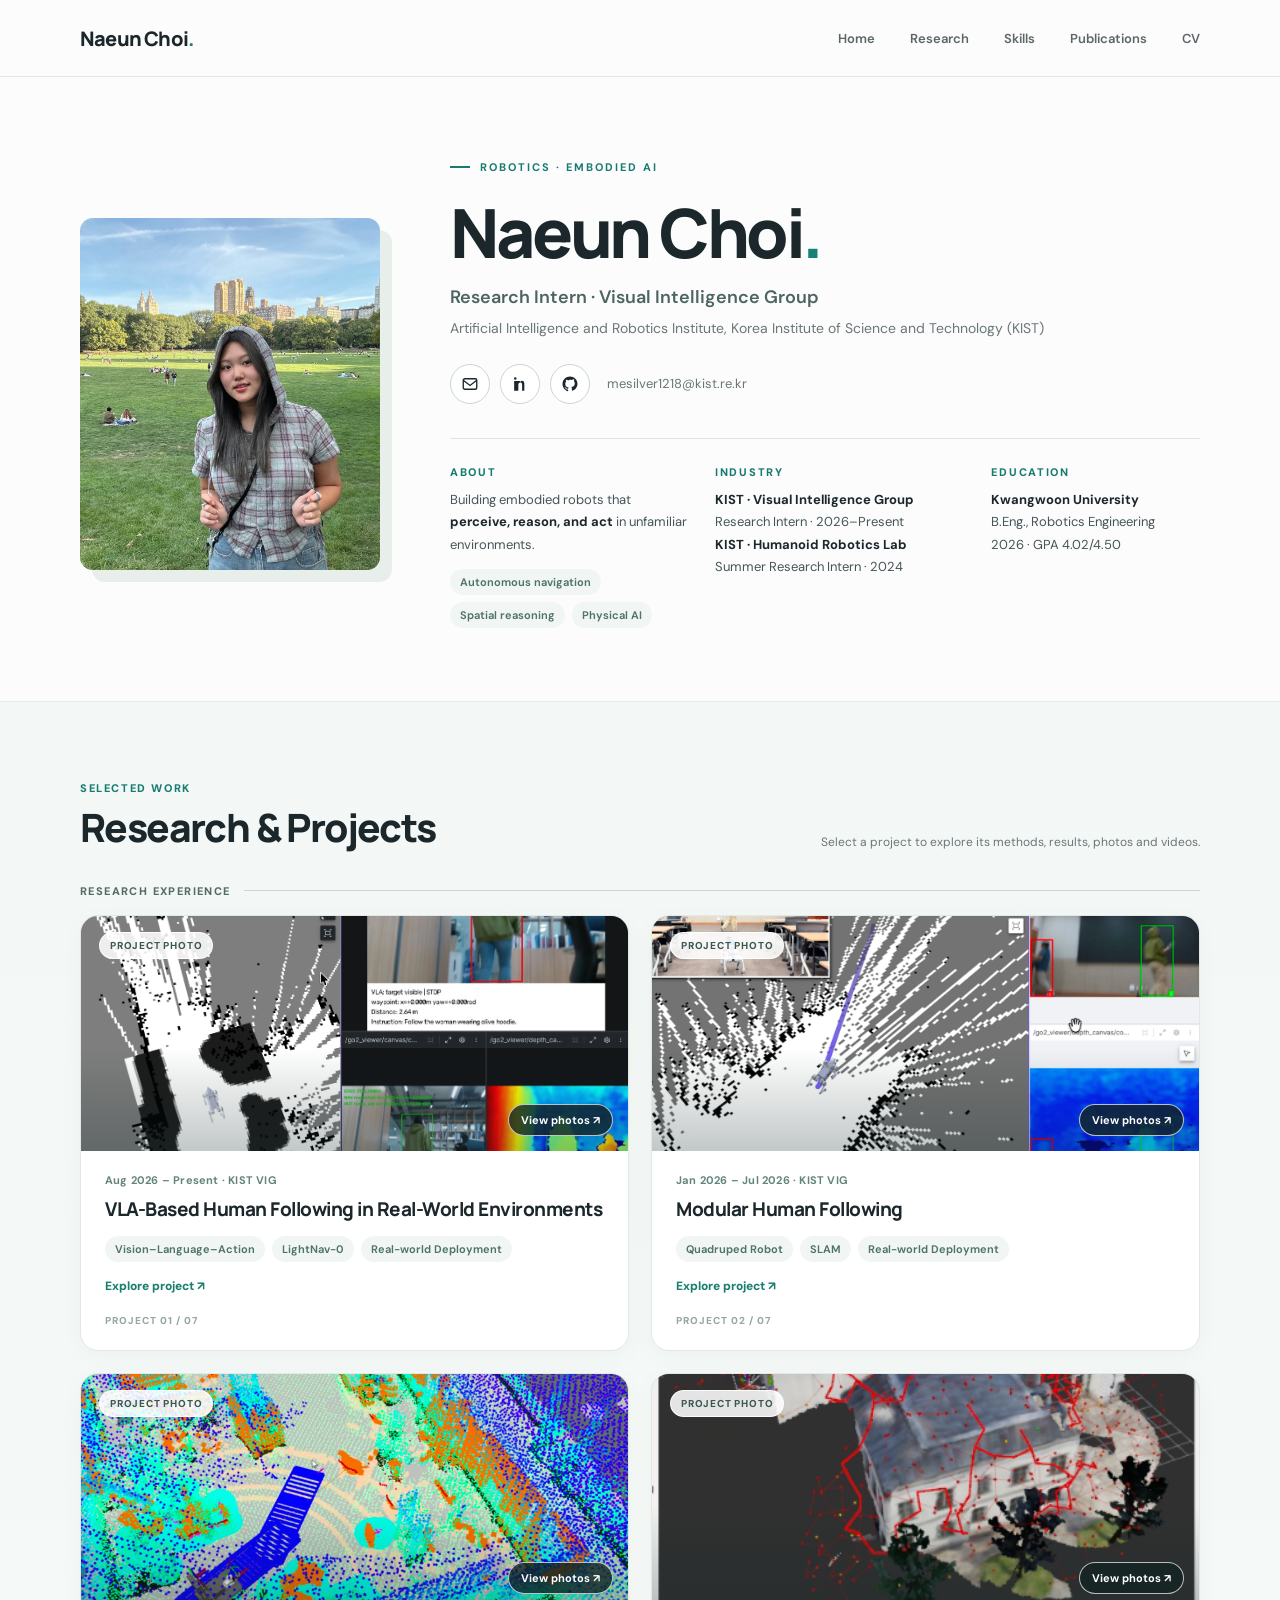
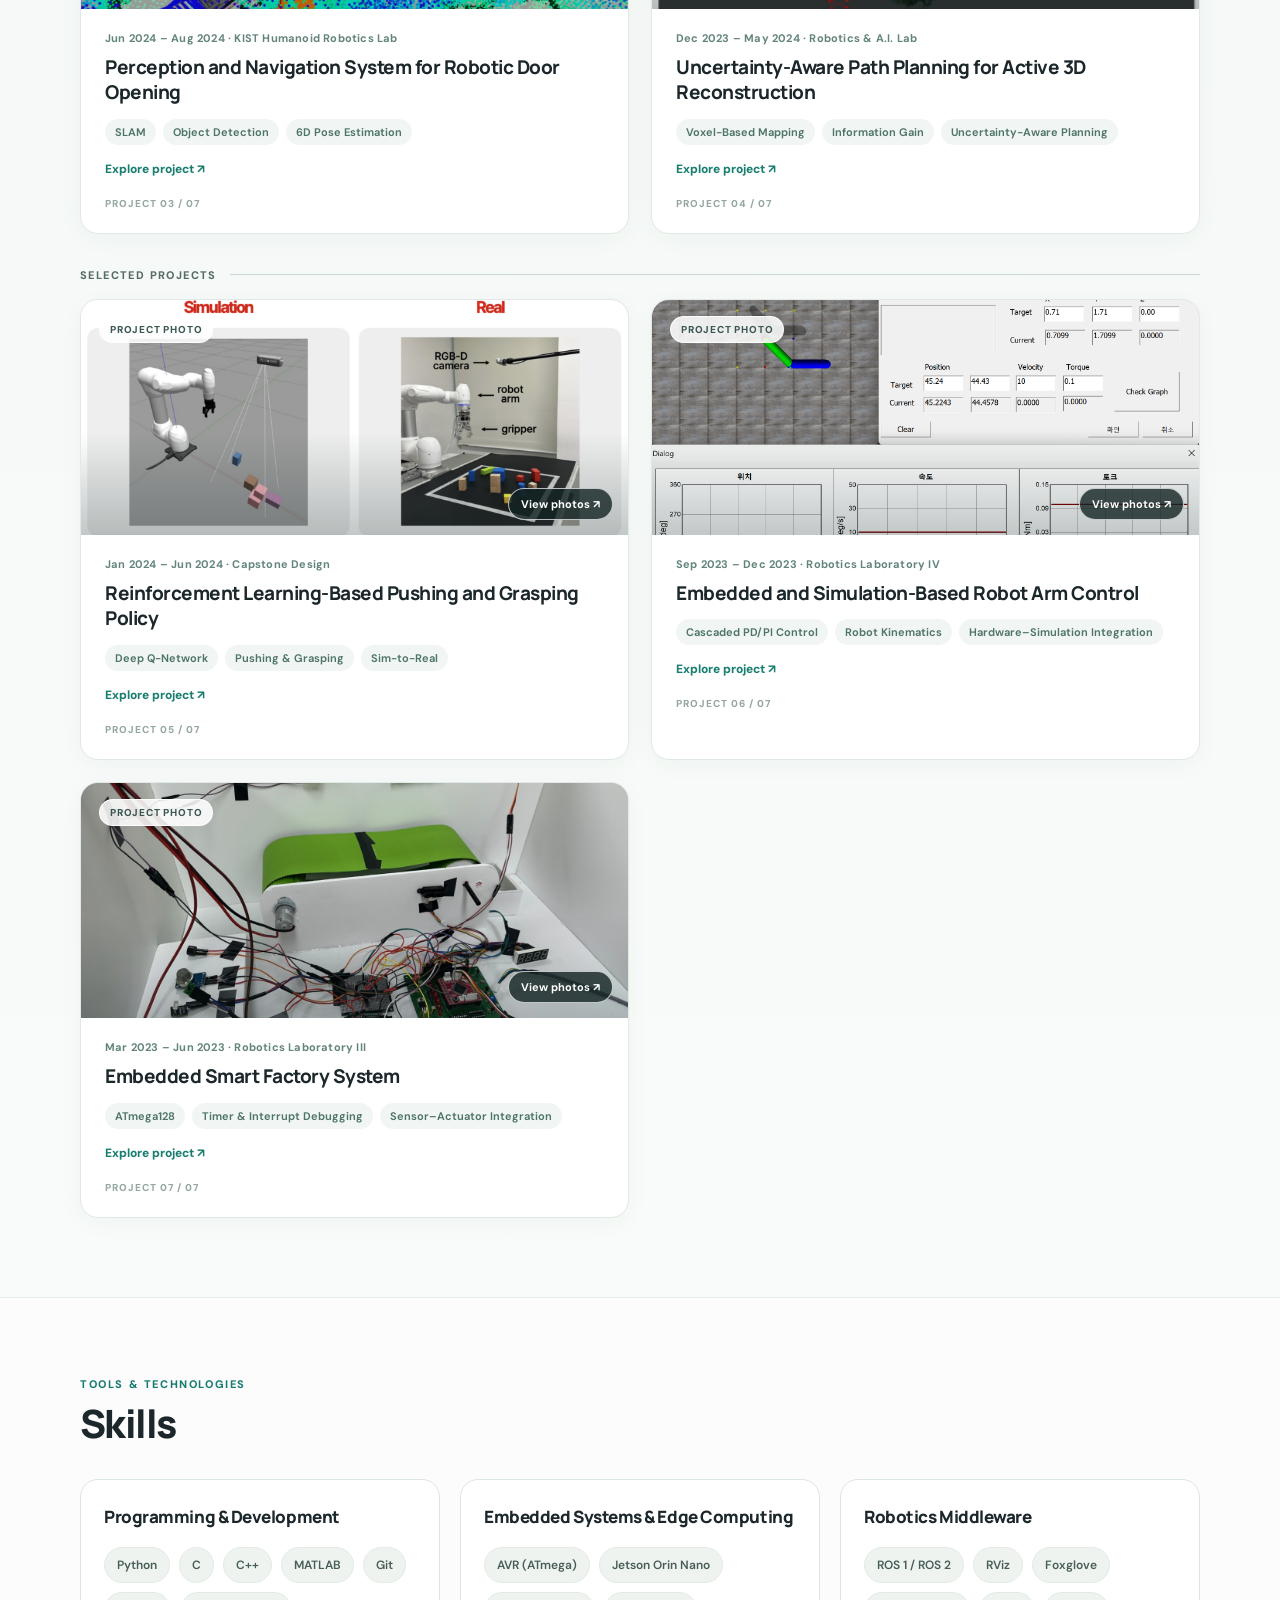
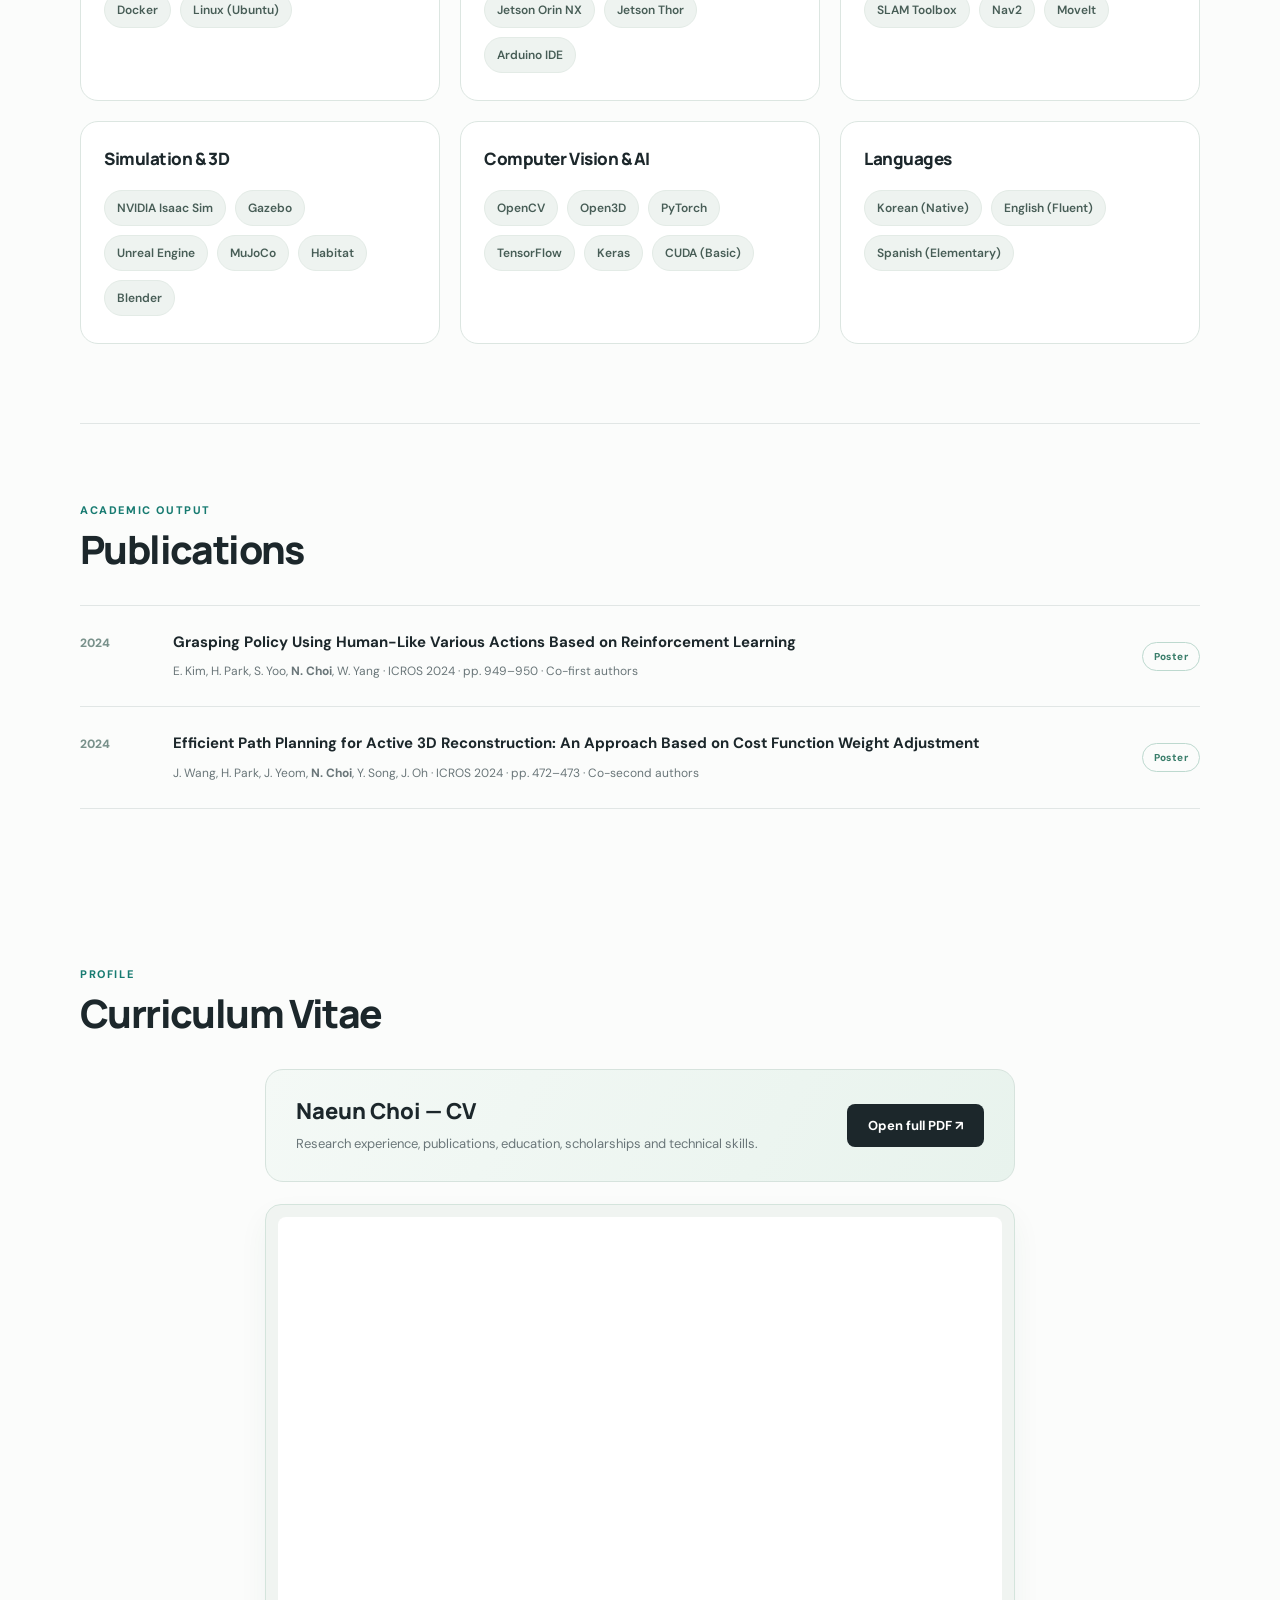
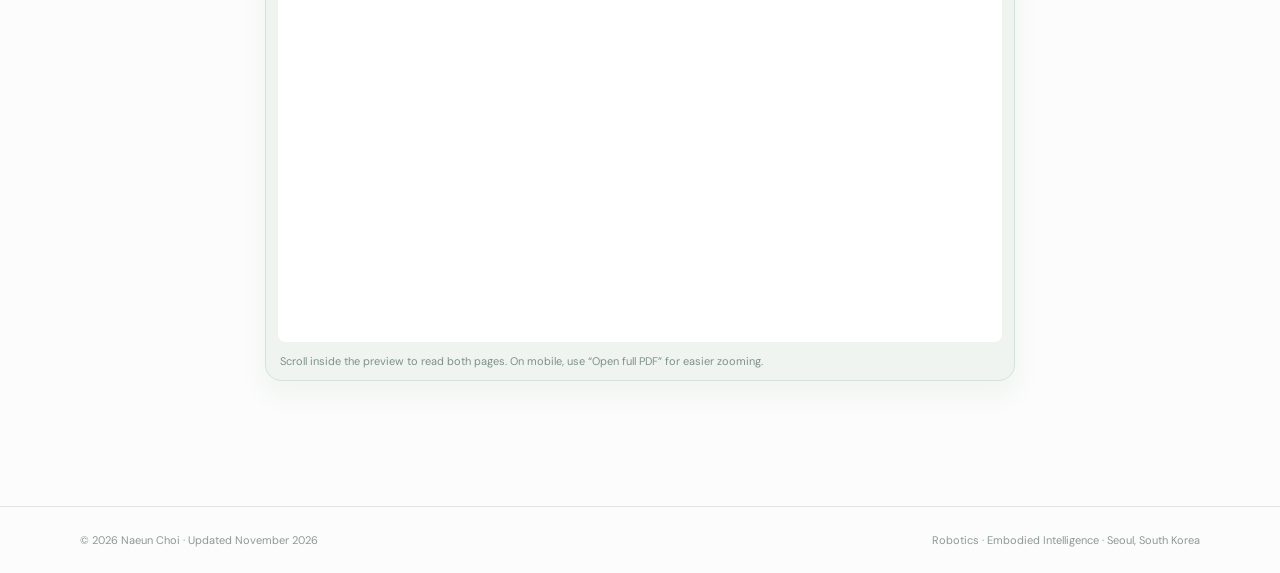
<file: index.html>
<!DOCTYPE html>
<html lang="en">
<head>
<meta charset="utf-8"><meta name="viewport" content="width=device-width, initial-scale=1">
<title>Naeun Choi — Robotics Research</title>
<meta name="description" content="Naeun Choi — robotics and embodied AI research. Research, projects, publications, and CV.">
<meta name="theme-color" content="#f9f9f7">
<style>
@import url('https://fonts.googleapis.com/css2?family=DM+Sans:wght@400;500;600;700&family=Manrope:wght@400;500;600;700;800&display=swap');
:root{--ink:#1c272b;--muted:#6a7679;--line:#e1e6e5;--paper:#fbfcfb;--soft:#f1f6f4;--accent:#177b71;--accent2:#b5e3cf;--radius:18px}*{box-sizing:border-box}html{scroll-behavior:smooth}body{margin:0;color:var(--ink);background:var(--paper);font-family:'DM Sans',system-ui,-apple-system,sans-serif;-webkit-font-smoothing:antialiased}a{color:inherit;text-decoration:none}button{font:inherit}p{margin:0}a:focus-visible,button:focus-visible{outline:3px solid #76b6a8;outline-offset:4px}.shell{width:min(1120px,calc(100% - 72px));margin:auto}.topbar{position:sticky;top:0;z-index:20;background:rgba(251,252,251,.94);border-bottom:1px solid var(--line);backdrop-filter:blur(16px)}.navinner{height:76px;display:flex;align-items:center;justify-content:space-between}.logo{font-family:Manrope,sans-serif;font-weight:800;letter-spacing:-.8px;font-size:20px}.logo span{color:var(--accent)}.navlinks{display:flex;gap:35px;align-items:center}.navlinks a{font-size:13px;color:#5c6668;font-weight:600;transition:color .2s}.navlinks a:hover,.navlinks a.active{color:var(--accent)}.mobile-menu{display:none;border:0;background:transparent;padding:10px;color:var(--ink)}.home{padding:83px 0 73px;display:grid;grid-template-columns:300px 1fr;gap:70px;align-items:center}.portrait{aspect-ratio:4/4.7;border-radius:13px;overflow:hidden;position:relative;background:linear-gradient(145deg,#e4ece6,#bedad0);box-shadow:12px 12px 0 #e8efeb}.portrait img{width:100%;height:100%;object-fit:cover;display:block}.portrait-fallback{position:absolute;inset:0;display:grid;place-items:center;color:#619586;font-size:64px;font-weight:700;letter-spacing:-4px;z-index:0}.portrait img{position:relative;z-index:1}.hero-label{display:flex;align-items:center;gap:10px;color:var(--accent);font-weight:700;font-size:11px;text-transform:uppercase;letter-spacing:2px}.hero-label::before{content:"";width:20px;height:2px;background:var(--accent)}.hero h1{font:800 clamp(42px,5.3vw,70px)/1.12 Manrope,sans-serif;letter-spacing:-3.5px;margin:20px 0 15px}.titleline{font-size:18px;color:#4c6462;font-weight:600}.affiliation{font-size:14px;color:var(--muted);margin-top:10px}.contact{display:flex;gap:10px;align-items:center;margin:27px 0 0;flex-wrap:wrap}.icon-link{display:inline-flex;width:40px;height:40px;border:1px solid #cad7d1;background:#fff;border-radius:50%;align-items:center;justify-content:center;transition:.2s}.icon-link:hover{background:#def0e9;border-color:#96c8b9}.icon-link svg{width:18px;height:18px}.icon-link.disabled{opacity:.35;cursor:default}.hero-email{font-size:13px;color:var(--muted);margin-left:7px}.quickfacts{border-top:1px solid var(--line);padding-top:26px;margin-top:34px;display:grid;grid-template-columns:1.05fr 1.1fr .92fr;gap:27px}.fact-label{color:var(--accent);font-weight:800;font-size:11px;text-transform:uppercase;letter-spacing:1.7px;margin-bottom:10px}.fact-copy{font-size:13px;line-height:1.72;color:#465559}.fact-copy strong{font-weight:700;color:var(--ink)}.section{padding:79px 0;scroll-margin-top:74px}.section-top{display:flex;align-items:end;justify-content:space-between;gap:20px;margin-bottom:33px}.section-kicker{color:var(--accent);font-weight:800;letter-spacing:1.6px;text-transform:uppercase;font-size:11px;margin-bottom:10px}.section h2{font:800 clamp(28px,3.1vw,39px)/1.15 Manrope,sans-serif;letter-spacing:-1.6px;margin:0}.mini-note{color:var(--muted);font-size:12px}.research-section{background:linear-gradient(180deg,#f3f7f5 0,#f8fbf9 100%);border-top:1px solid #e7edeb;border-bottom:1px solid #e7edeb}.subhead{display:flex;gap:13px;align-items:center;margin:34px 0 17px;font-size:11px;font-weight:800;letter-spacing:1.4px;text-transform:uppercase;color:#556b66}.subhead span{display:inline-block;height:1px;background:#c8d8d3;flex:1}.cards{display:grid;grid-template-columns:repeat(2,minmax(0,1fr));gap:22px}.research-card{background:#fff;border-radius:var(--radius);overflow:hidden;border:1px solid #e0e9e5;box-shadow:0 5px 25px rgba(21,72,59,.035);transition:transform .22s,box-shadow .22s}.research-card:hover{transform:translateY(-4px);box-shadow:0 14px 33px rgba(21,72,59,.09)}.visual{position:relative;height:235px;overflow:hidden;background:#dfeae4}.visual-art{position:absolute;inset:0;width:100%;height:100%}.visual img.cover{width:100%;height:100%;object-fit:cover;position:absolute;inset:0;display:none}.visual::after{content:"";position:absolute;inset:0;background:linear-gradient(0deg,rgba(20,41,40,.26),transparent 44%);pointer-events:none}.media-status{position:absolute;left:18px;top:16px;z-index:2;background:rgba(255,255,255,.87);border:1px solid rgba(255,255,255,.86);border-radius:30px;padding:6px 10px;font-size:10px;font-weight:800;letter-spacing:.8px;text-transform:uppercase;color:#3a5753}.media-actions{position:absolute;right:15px;bottom:15px;z-index:3;display:flex;gap:8px}.media-btn{border:1px solid rgba(255,255,255,.7);border-radius:40px;background:rgba(19,35,35,.8);color:white;padding:8px 12px;font-size:11px;font-weight:700;cursor:pointer}.media-btn:disabled{opacity:.4;cursor:default}.media-btn:not(:disabled):hover{background:#167970}.card-content{padding:22px 24px 23px}.meta{color:#63847d;font-weight:700;font-size:11px;letter-spacing:.2px;margin-bottom:10px}.card-content h3{margin:0 0 13px;font:750 19px/1.35 Manrope,sans-serif;letter-spacing:-.5px}.chips{display:flex;flex-wrap:wrap;gap:7px}.chips span{background:#f1f6f4;color:#4f746a;padding:6px 10px;border-radius:24px;font-size:11px;font-weight:650}.about-chips{margin-top:13px}.card-number{font-size:10px;color:#95a7a2;font-weight:800;letter-spacing:1px;margin-top:20px}.publist{border-top:1px solid var(--line)}.pub{display:grid;grid-template-columns:75px 1fr auto;gap:18px;align-items:start;border-bottom:1px solid var(--line);padding:25px 0}.pub-year{color:#79918b;font-size:12px;font-weight:800;padding-top:4px}.pub h3{font-size:15px;line-height:1.55;font-weight:700;margin:0 0 7px}.pub p{font-size:12px;color:var(--muted);line-height:1.7}.pub-badge{font-size:10px;border:1px solid #bdd9cf;color:#397d6a;border-radius:30px;padding:7px 11px;white-space:nowrap;align-self:center;font-weight:800;letter-spacing:.4px}.pub-badge.progress{color:#856d40;border-color:#edddbc}.cv-section{padding-bottom:125px}.cvbox{border:1px solid #d6e3dd;border-radius:18px;background:linear-gradient(120deg,#f4f9f6 0%,#e8f3ed 100%);padding:35px 40px;display:flex;justify-content:space-between;align-items:center;gap:25px}.cvbox h3{font:800 22px Manrope;margin:0 0 8px}.cvbox p{font-size:13px;color:var(--muted);line-height:1.6}.btn{display:inline-flex;align-items:center;justify-content:center;gap:10px;padding:13px 21px;background:var(--ink);border-radius:8px;color:#fff;font-size:13px;font-weight:700;white-space:nowrap;border:0;cursor:pointer}.btn:hover{background:#246f64}.btn.disabled{opacity:.45;pointer-events:none}.footer{border-top:1px solid var(--line);padding:26px 0;color:#8c9995;font-size:11px}.footinner{display:flex;justify-content:space-between;gap:20px}.modal{position:fixed;inset:0;z-index:60;display:none;align-items:center;justify-content:center;background:rgba(9,20,21,.79);padding:25px}.modal.show{display:flex}.modal-panel{background:#fff;border-radius:15px;max-width:1000px;width:100%;max-height:94vh;overflow:auto;position:relative;padding:25px}.modal-close{position:absolute;top:12px;right:13px;width:34px;height:34px;z-index:3;border:0;background:#f1f4f1;border-radius:50%;cursor:pointer;font-size:21px}.modal-heading{font-size:18px;margin:0 45px 18px 0}.gallery{display:grid;grid-template-columns:repeat(auto-fit,minmax(260px,1fr));gap:15px}.gallery img,.gallery video{display:block;width:100%;max-height:70vh;object-fit:contain;background:#1a2324;border-radius:8px}.gallery figure{margin:0}.gallery figcaption{font-size:11px;color:var(--muted);padding-top:8px}#linkedin-message{display:none}.screen-reader{position:absolute;left:-9999px}
@media(max-width:850px){.shell{width:min(760px,calc(100% - 38px))}.home{grid-template-columns:215px 1fr;gap:35px;padding:64px 0}.hero h1{font-size:49px;letter-spacing:-2.7px}.quickfacts{grid-template-columns:1fr 1fr;gap:23px}.cards{gap:15px}.visual{height:205px}.cvbox{padding:28px}}
@media(max-width:620px){.navinner{height:63px}.mobile-menu{display:block}.navlinks{display:none;position:absolute;top:63px;left:0;right:0;padding:20px 24px;background:#fff;border-bottom:1px solid var(--line);flex-direction:column;align-items:start;gap:18px}.navlinks.open{display:flex}.home{padding:37px 0 50px;display:flex;flex-direction:column;align-items:start;gap:31px}.portrait{width:208px;aspect-ratio:4/4.5}.hero h1{font-size:47px;margin-top:11px}.titleline{font-size:16px}.quickfacts{grid-template-columns:1fr;gap:16px;padding-top:23px;margin-top:29px}.fact-copy{max-width:460px}.section{padding:62px 0}.section-top{align-items:start;flex-direction:column;gap:9px;margin-bottom:25px}.cards{grid-template-columns:1fr}.visual{height:220px}.pub{grid-template-columns:42px 1fr;gap:10px}.pub-badge{grid-column:2;justify-self:start}.cvbox{flex-direction:column;align-items:start;padding:27px}.footinner{flex-direction:column}.hero-email{margin-left:0}.modal-panel{padding:18px}}
@media(prefers-reduced-motion:reduce){html{scroll-behavior:auto}*{transition:none!important}}

/* Research cards open their own detailed project pages. Media buttons remain independently clickable. */
.research-card{position:relative;cursor:pointer}.card-stretch{position:absolute;inset:0;z-index:2;border-radius:var(--radius)}.card-open{color:#187f70;font-size:12px;font-weight:800;margin-top:16px}.media-actions{z-index:4}.cvbox{margin-bottom:22px}.cv-embed{background:#f0f4f1;border:1px solid #d4e4dc;padding:12px;border-radius:16px;box-shadow:0 13px 30px rgba(38,73,53,.05)}.cv-embed iframe{display:block;width:100%;height:770px;border:none;border-radius:8px;background:white}.pdf-note{font-size:11px;color:#7d9188;margin:12px 2px 0}
@media(max-width:850px){.cv-embed iframe{height:690px}}
@media(max-width:620px){.cv-embed{padding:7px}.cv-embed iframe{height:520px}}

/* Compact centered PDF reader while preserving the full PDF download. */
.cv-section .cvbox,.cv-section .cv-embed{width:100%;max-width:750px;margin-left:auto;margin-right:auto}
.cv-section .cvbox{padding:26px 30px}
.cv-section .cv-embed iframe{height:725px}
@media(max-width:620px){.cv-section .cv-embed iframe{height:505px}}

/* CV-derived skills: five responsive cards with compact, readable pills. */
.skills-section{border-bottom:1px solid var(--line)}
.skill-cards{display:grid;grid-template-columns:repeat(3,minmax(0,1fr));gap:20px;align-items:stretch}
.skill-card{min-width:0;background:#fff;border:1px solid #dce6e1;border-radius:18px;padding:25px 23px 27px}
.skill-card h3{font:800 17px/1.45 Manrope,sans-serif;letter-spacing:-.45px;margin:0 0 18px;color:var(--ink)}
.skill-tags{display:flex;flex-wrap:wrap;gap:9px}
.skill-tags span{font-size:12px;font-weight:600;color:#475d56;line-height:1.5;background:#eef3f0;border:1px solid #e3ebe6;border-radius:50px;padding:8px 12px}
@media(max-width:850px){.skill-cards{grid-template-columns:repeat(2,minmax(0,1fr));gap:15px}.skill-card{padding:22px}}
@media(max-width:620px){.skill-cards{grid-template-columns:1fr}.skill-card{padding:22px}.skill-tags span{font-size:12px}}
</style>
</head>
<body>
<header class="topbar"><div class="shell navinner"><a class="logo" href="#home">Naeun Choi<span>.</span></a><button class="mobile-menu" aria-label="Toggle navigation" aria-expanded="false" onclick="toggleNav()">☰</button><nav class="navlinks" id="navlinks" aria-label="Main navigation"><a href="#home">Home</a><a href="#research">Research</a><a href="#skills">Skills</a><a href="#publications">Publications</a><a href="#cv">CV</a></nav></div></header>
<main>
<section class="shell home" id="home"><div class="portrait"><span class="portrait-fallback">NC</span><img src="assets/media/profile.jpg" alt="Naeun Choi — profile portrait" onerror="if(!this.dataset.fallback){this.dataset.fallback='1';this.src='https://avatars.githubusercontent.com/u/84074781?v=4'}else{this.style.display='none'}"></div><div class="hero"><div class="hero-label">Robotics · Embodied AI</div><h1>Naeun Choi<span style="color:#168276">.</span></h1><p class="titleline">Research Intern · Visual Intelligence Group</p><p class="affiliation">Artificial Intelligence and Robotics Institute, Korea Institute of Science and Technology (KIST)</p><div class="contact"><a class="icon-link" href="mailto:mesilver1218@kist.re.kr" aria-label="Send email" title="Email"><svg fill="none" viewBox="0 0 24 24" stroke="currentColor" stroke-width="1.8"><rect x="3" y="5" width="18" height="14" rx="2"/><path d="m3 7 9 7 9-7"/></svg></a><a class="icon-link" href="https://www.linkedin.com/in/naeun-choi-robotics/" target="_blank" rel="noopener noreferrer" title="LinkedIn" aria-label="LinkedIn profile"><svg viewBox="0 0 24 24" fill="currentColor"><path d="M4.7 3A1.7 1.7 0 1 1 4.7 6.4 1.7 1.7 0 0 1 4.7 3ZM3.2 8h3v13h-3V8Zm5 0h2.9v1.8h.1A3.2 3.2 0 0 1 13.2 7.8c3.1 0 3.6 2 3.6 4.6V21h-3v-7.3c0-1.7 0-3.8-2.3-3.8s-2.7 1.8-2.7 3.7V21h-3V8Z" transform="translate(1 0)"/></svg></a><a class="icon-link" href="https://github.com/mesilver1218" target="_blank" rel="noopener" aria-label="GitHub"><svg viewBox="0 0 24 24" fill="currentColor"><path d="M12 2C6.48 2 2 6.48 2 12c0 4.42 2.87 8.17 6.84 9.5.5.09.68-.21.68-.48v-1.7c-2.78.6-3.36-1.18-3.36-1.18-.46-1.17-1.11-1.48-1.11-1.48-.91-.62.07-.61.07-.61 1.01.07 1.54 1.04 1.54 1.04.9 1.54 2.36 1.1 2.94.84.09-.65.35-1.1.64-1.35-2.22-.25-4.56-1.11-4.56-4.94 0-1.09.39-1.98 1.03-2.68-.1-.25-.45-1.27.1-2.65 0 0 .84-.27 2.75 1.02A9.6 9.6 0 0 1 12 6.32c.85 0 1.7.11 2.5.34 1.91-1.29 2.75-1.02 2.75-1.02.55 1.38.2 2.4.1 2.65.64.7 1.03 1.59 1.03 2.68 0 3.84-2.34 4.69-4.57 4.93.36.31.68.91.68 1.83v2.71c0 .27.18.58.69.48A10.01 10.01 0 0 0 22 12c0-5.52-4.48-10-10-10Z"/></svg></a><a class="hero-email" href="mailto:mesilver1218@kist.re.kr">mesilver1218@kist.re.kr</a></div><div class="quickfacts"><div><div class="fact-label">About</div><p class="fact-copy">Building embodied robots that <strong>perceive, reason, and act</strong> in unfamiliar environments.</p><div class="chips about-chips"><span>Autonomous navigation</span><span>Spatial reasoning</span><span>Physical AI</span></div></div><div><div class="fact-label">Industry</div><p class="fact-copy"><strong>KIST · Visual Intelligence Group</strong><br>Research Intern · 2026–Present<br><strong>KIST · Humanoid Robotics Lab</strong><br>Summer Research Intern · 2024</p></div><div><div class="fact-label">Education</div><p class="fact-copy"><strong>Kwangwoon University</strong><br>B.Eng., Robotics Engineering<br>2026 · GPA 4.02/4.50</p></div></div></div></section>
<section class="section research-section" id="research"><div class="shell"><div class="section-top"><div><div class="section-kicker">Selected work</div><h2>Research & Projects</h2></div><p class="mini-note">Select a project to explore its methods, results, photos and videos.</p></div><div class="subhead">Research Experience<span></span></div><div class="cards" id="research-cards"></div><div class="subhead">Selected Projects<span></span></div><div class="cards" id="project-cards"></div></div></section>
<section class="section shell skills-section" id="skills"><div class="section-top"><div><div class="section-kicker">Tools &amp; Technologies</div><h2>Skills</h2></div></div><div class="skill-cards"><article class="skill-card"><h3>Programming &amp; Development</h3><div class="skill-tags"><span>Python</span><span>C</span><span>C++</span><span>MATLAB</span><span>Git</span><span>Docker</span><span>Linux (Ubuntu)</span></div></article><article class="skill-card"><h3>Embedded Systems &amp; Edge Computing</h3><div class="skill-tags"><span>AVR (ATmega)</span><span>Jetson Orin Nano</span><span>Jetson Orin NX</span><span>Jetson Thor</span><span>Arduino IDE</span></div></article><article class="skill-card"><h3>Robotics Middleware</h3><div class="skill-tags"><span>ROS 1 / ROS 2</span><span>RViz</span><span>Foxglove</span><span>SLAM Toolbox</span><span>Nav2</span><span>MoveIt</span></div></article><article class="skill-card"><h3>Simulation &amp; 3D</h3><div class="skill-tags"><span>NVIDIA Isaac Sim</span><span>Gazebo</span><span>Unreal Engine</span><span>MuJoCo</span><span>Habitat</span><span>Blender</span></div></article><article class="skill-card"><h3>Computer Vision &amp; AI</h3><div class="skill-tags"><span>OpenCV</span><span>Open3D</span><span>PyTorch</span><span>TensorFlow</span><span>Keras</span><span>CUDA (Basic)</span></div></article><article class="skill-card"><h3>Languages</h3><div class="skill-tags"><span>Korean (Native)</span><span>English (Fluent)</span><span>Spanish (Elementary)</span></div></article></div></section>
<section class="section shell" id="publications"><div class="section-top"><div><div class="section-kicker">Academic output</div><h2>Publications</h2></div></div><div class="publist"><article class="pub"><div class="pub-year">2024</div><div><h3>Grasping Policy Using Human-Like Various Actions Based on Reinforcement Learning</h3><p>E. Kim, H. Park, S. Yoo, <strong>N. Choi</strong>, W. Yang · ICROS 2024 · pp. 949–950 · Co-first authors</p></div><span class="pub-badge">Poster</span></article><article class="pub"><div class="pub-year">2024</div><div><h3>Efficient Path Planning for Active 3D Reconstruction: An Approach Based on Cost Function Weight Adjustment</h3><p>J. Wang, H. Park, J. Yeom, <strong>N. Choi</strong>, Y. Song, J. Oh · ICROS 2024 · pp. 472–473 · Co-second authors</p></div><span class="pub-badge">Poster</span></article></div></section>
<section class="section shell cv-section" id="cv"><div class="section-top"><div><div class="section-kicker">Profile</div><h2>Curriculum Vitae</h2></div></div><div class="cvbox"><div><h3>Naeun Choi — CV</h3><p>Research experience, publications, education, scholarships and technical skills.</p></div><a class="btn" id="cvdownload" href="assets/naeun_choi_cv.pdf" target="_blank" rel="noopener">Open full PDF ↗</a></div><div class="cv-embed"><iframe src="assets/naeun_choi_cv.pdf#zoom=80&amp;toolbar=1&amp;navpanes=0" title="Naeun Choi curriculum vitae — inline PDF preview" loading="lazy"></iframe><p class="pdf-note">Scroll inside the preview to read both pages. On mobile, use “Open full PDF” for easier zooming.</p></div></section>
</main><footer class="footer"><div class="shell footinner"><span>© <span id="year">2026</span> Naeun Choi · Updated November 2026</span><span>Robotics · Embodied Intelligence · Seoul, South Korea</span></div></footer>
<div class="modal" id="modal" role="dialog" aria-modal="true" aria-label="Research media gallery" tabindex="-1"><div class="modal-panel"><button class="modal-close" id="closeModal" aria-label="Close media">×</button><h3 class="modal-heading" id="modal-title"></h3><div class="gallery" id="gallery"></div></div></div>
<script src="assets/media-gallery.js"></script>
<script>
const works=[
 {id:'vla',type:'research',date:'Aug 2026 – Present · KIST VIG',title:'VLA-Based Human Following in Real-World Environments',tags:['Vision–Language–Action','LightNav-0','Real-world Deployment'],glyph:'01',shade:'green',art:'trajectory'},
 {id:'go2',type:'research',date:'Jan 2026 – Jul 2026 · KIST VIG',title:'Modular Human Following',tags:['Quadruped Robot','SLAM','Real-world Deployment'],glyph:'02',shade:'mint',art:'robot'},
 {id:'door',type:'research',date:'Jun 2024 – Aug 2024 · KIST Humanoid Robotics Lab',title:'Perception and Navigation System for Robotic Door Opening',tags:['SLAM','Object Detection','6D Pose Estimation'],glyph:'03',shade:'sand',art:'door'},
 {id:'recon',type:'research',date:'Dec 2023 – May 2024 · Robotics & A.I. Lab',title:'Uncertainty-Aware Path Planning for Active 3D Reconstruction',tags:['Voxel-Based Mapping','Information Gain','Uncertainty-Aware Planning'],glyph:'04',shade:'blue',art:'mapping'},
 {id:'grasp',type:'project',date:'Jan 2024 – Jun 2024 · Capstone Design',title:'Reinforcement Learning-Based Pushing and Grasping Policy',tags:['Deep Q-Network','Pushing & Grasping','Sim-to-Real'],glyph:'05',shade:'peach',art:'grasp'},
 {id:'arm',type:'project',date:'Sep 2023 – Dec 2023 · Robotics Laboratory IV',title:'Embedded and Simulation-Based Robot Arm Control',tags:['Cascaded PD/PI Control','Robot Kinematics','Hardware–Simulation Integration'],glyph:'06',shade:'lavender',art:'arm'},
 {id:'factory',type:'project',date:'Mar 2023 – Jun 2023 · Robotics Laboratory III',title:'Embedded Smart Factory System',tags:['ATmega128','Timer & Interrupt Debugging','Sensor–Actuator Integration'],glyph:'07',shade:'steel',art:'factory'}
];
const palette={green:['#c5e6d8','#77b8a7','#2b7b70'],mint:['#dcece7','#9ec9b5','#367c73'],sand:['#f0e8d9','#dcc9a7','#967c54'],blue:['#d4e2ec','#93b8cd','#537d97'],peach:['#f3e2d9','#dfb9a2','#af7963'],lavender:['#e9e4f0','#c3b9db','#796d9b'],steel:['#dbe5e7','#b1c7cb','#5f888d']};
function art(w){const p=palette[w.shade];let shapes='';const common=`stroke="${p[2]}" stroke-width="2.1" fill="none" stroke-linecap="round" stroke-linejoin="round"`;
 if(w.art==='trajectory')shapes=`<path d="M43 220 C145 220 133 75 265 110 S380 45 444 85" ${common} stroke-dasharray="7 10"/><circle cx="43" cy="220" r="12" fill="${p[2]}"/><circle cx="444" cy="85" r="16" fill="none" stroke="${p[2]}" stroke-width="2"/><path d="M182 145l27-32 29 29m-22-29v65" ${common}/>`;
 if(w.art==='robot')shapes=`<rect x="180" y="100" width="160" height="68" rx="23" ${common}/><rect x="318" y="118" width="49" height="34" rx="9" ${common}/><path d="M205 163l-17 42-25 19m66-60 7 51-24 18m77-66 5 48-23 24m52-74 22 45 23 19" ${common}/><circle cx="355" cy="131" r="6" fill="${p[2]}"/>`;
 if(w.art==='door')shapes=`<path d="M190 54h151v194H190z M208 72h113v175H208z" ${common}/><circle cx="302" cy="161" r="7" fill="${p[2]}"/><path d="M302 161h32m-190 70 28-42m-30 25v-31" ${common}/>`;
 if(w.art==='mapping')shapes=`<path d="M118 200 235 55 368 199 260 256z" ${common}/><path d="m157 159 115 71m-84-125 120 73m-130 66 117-157m-29 160 87-127" ${common} opacity=".55"/><path d="m147 218 85-42 60 15 79-98" ${common} stroke-dasharray="5 9"/><circle cx="371" cy="93" r="7" fill="${p[2]}"/>`;
 if(w.art==='grasp')shapes=`<path d="M185 49v68m-40 5h83m-83 0v41m83-41v41m-83 0 22 20m61-20-22 20" ${common}/><rect x="160" y="184" width="59" height="50" rx="7" ${common}/><path d="M275 201h74m-38-36v71m39-35 22 18" ${common} stroke-dasharray="4 8"/>`;
 if(w.art==='arm')shapes=`<circle cx="157" cy="219" r="20" ${common}/><path d="M157 219 211 121 303 157 359 92" ${common} stroke-width="11"/><circle cx="211" cy="121" r="14" fill="${p[1]}" stroke="${p[2]}" stroke-width="2"/><circle cx="303" cy="157" r="12" fill="${p[1]}" stroke="${p[2]}" stroke-width="2"/><path d="M359 92l20-15m-20 15 9 22" ${common}/>`;
 if(w.art==='factory')shapes=`<path d="M107 209h290v29H107zM137 203v-37h222v37M175 166v-51l45 23 40-22v50M305 166V89h41v77" ${common}/><circle cx="158" cy="223" r="7" fill="${p[2]}"/><circle cx="346" cy="223" r="7" fill="${p[2]}"/><path d="M125 246v16m254-16v16" ${common}/>`;
 return `<svg class="visual-art" viewBox="0 0 520 285" preserveAspectRatio="xMidYMid slice" role="img" aria-label="Abstract topic illustration (not an experiment photo)"><defs><linearGradient id="g-${w.id}" x1="0" x2="1" y1="0" y2="1"><stop stop-color="${p[0]}"/><stop offset="1" stop-color="${p[1]}"/></linearGradient><pattern id="d-${w.id}" width="24" height="24" patternUnits="userSpaceOnUse"><circle cx="2" cy="2" r="1" fill="${p[2]}" opacity=".22"/></pattern></defs><rect width="520" height="285" fill="url(#g-${w.id})"/><rect width="520" height="285" fill="url(#d-${w.id})"/><circle cx="395" cy="132" r="157" fill="none" stroke="${p[2]}" opacity=".18"/><circle cx="395" cy="132" r="111" fill="none" stroke="${p[2]}" opacity=".16"/>${shapes}</svg>`;
}
const mediaCache={};
function renderCard(w){return `<article class="research-card"><div class="visual" data-id="${w.id}">${art(w)}<img class="cover" alt="${w.title} research photo" loading="lazy"><div class="media-status">PHOTO / VIDEO SPACE</div><div class="media-actions"><button type="button" class="media-btn" data-open="${w.id}" disabled>View media ↗</button></div></div><div class="card-content"><div class="meta">${w.date}</div><h3>${w.title}</h3><div class="chips">${w.tags.map(t=>`<span>${t}</span>`).join('')}</div><div class="card-open">Explore project ↗</div><div class="card-number">PROJECT ${w.glyph} / 07</div></div><a class="card-stretch" href="projects/${w.id}.html" aria-label="Read details about ${w.title}"></a></article>`}
document.getElementById('research-cards').innerHTML=works.filter(w=>w.type==='research').map(renderCard).join('');document.getElementById('project-cards').innerHTML=works.filter(w=>w.type==='project').map(renderCard).join('');
// Upload a cover image as assets/media/ID.jpg, extra images ID-2.jpg or ID-3.jpg, and video ID.mp4. No code edits needed.
async function exists(url){try{const r=await fetch(url,{method:'HEAD',cache:'no-store'});return r.ok && (r.headers.get('content-type')||'').match(/image|video|octet-stream/)}catch(e){return false}}
async function firstImage(stem){for(const ext of ['jpg','png','webp','jpeg']){const url=`assets/media/${stem}.${ext}`;if(await exists(url))return url}return null}
async function loadMedia(w){
 const items=await window.NaeunMedia.list(w.id,'assets/media/');
 mediaCache[w.id]={items};
 const visual=document.querySelector(`.visual[data-id="${w.id}"]`);
 if(!visual)return;
 const cover=visual.querySelector('img.cover');
 const action=visual.querySelector('button');
 const status=visual.querySelector('.media-status');
 const coverItem=items.find(m=>m.isCover)||items.find(m=>m.kind==='image');
 if(coverItem){cover.src=coverItem.src;cover.style.display='block';status.textContent='PROJECT PHOTO';}
 else if(items.some(m=>m.kind==='video')){status.textContent='PROJECT VIDEO';}
 if(items.length){action.disabled=false;action.textContent=items.some(m=>m.kind==='video')?'Photos / Videos ↗':'View photos ↗';}
}
works.forEach(loadMedia);
document.addEventListener('click',e=>{
 const b=e.target.closest('[data-open]');
 if(!b)return;
 const key=b.getAttribute('data-open'),m=mediaCache[key];
 if(!m)return;
 const w=works.find(x=>x.id===key);
 document.getElementById('modal-title').textContent=w.title;
 const gallery=document.getElementById('gallery');
 gallery.replaceChildren();
 for(const item of m.items){
  const f=document.createElement('figure');
  const el=document.createElement(item.kind==='image'?'img':'video');
  const cap=document.createElement('figcaption');
  el.src=item.src;
  if(item.kind==='image'){el.alt=item.caption||w.title;el.loading='lazy';}
  else{el.controls=true;el.preload='metadata';el.playsInline=true;}
  cap.textContent=item.caption;
  f.append(el,cap);gallery.append(f);
 }
 document.getElementById('modal').classList.add('show');
 document.body.style.overflow='hidden';
});
function closeModal(){document.getElementById('modal').classList.remove('show');document.querySelectorAll('#gallery video').forEach(v=>v.pause());document.body.style.overflow=''}document.getElementById('closeModal').onclick=closeModal;document.getElementById('modal').addEventListener('click',e=>{if(e.target.id==='modal')closeModal()});document.addEventListener('keydown',e=>{if(e.key==='Escape')closeModal()});
function toggleNav(){const n=document.getElementById('navlinks');const open=n.classList.toggle('open');document.querySelector('.mobile-menu').setAttribute('aria-expanded',open)}document.querySelectorAll('.navlinks a').forEach(a=>a.addEventListener('click',()=>document.getElementById('navlinks').classList.remove('open')));
fetch('assets/naeun_choi_cv.pdf',{method:'HEAD'}).then(r=>{if(!r.ok)throw Error()}).catch(()=>{const b=document.getElementById('cvdownload');b.removeAttribute('href');b.classList.add('disabled');b.textContent='CV PDF to be added'});document.getElementById('year').textContent=new Date().getFullYear();
</script>
</body>
</html>
</file>
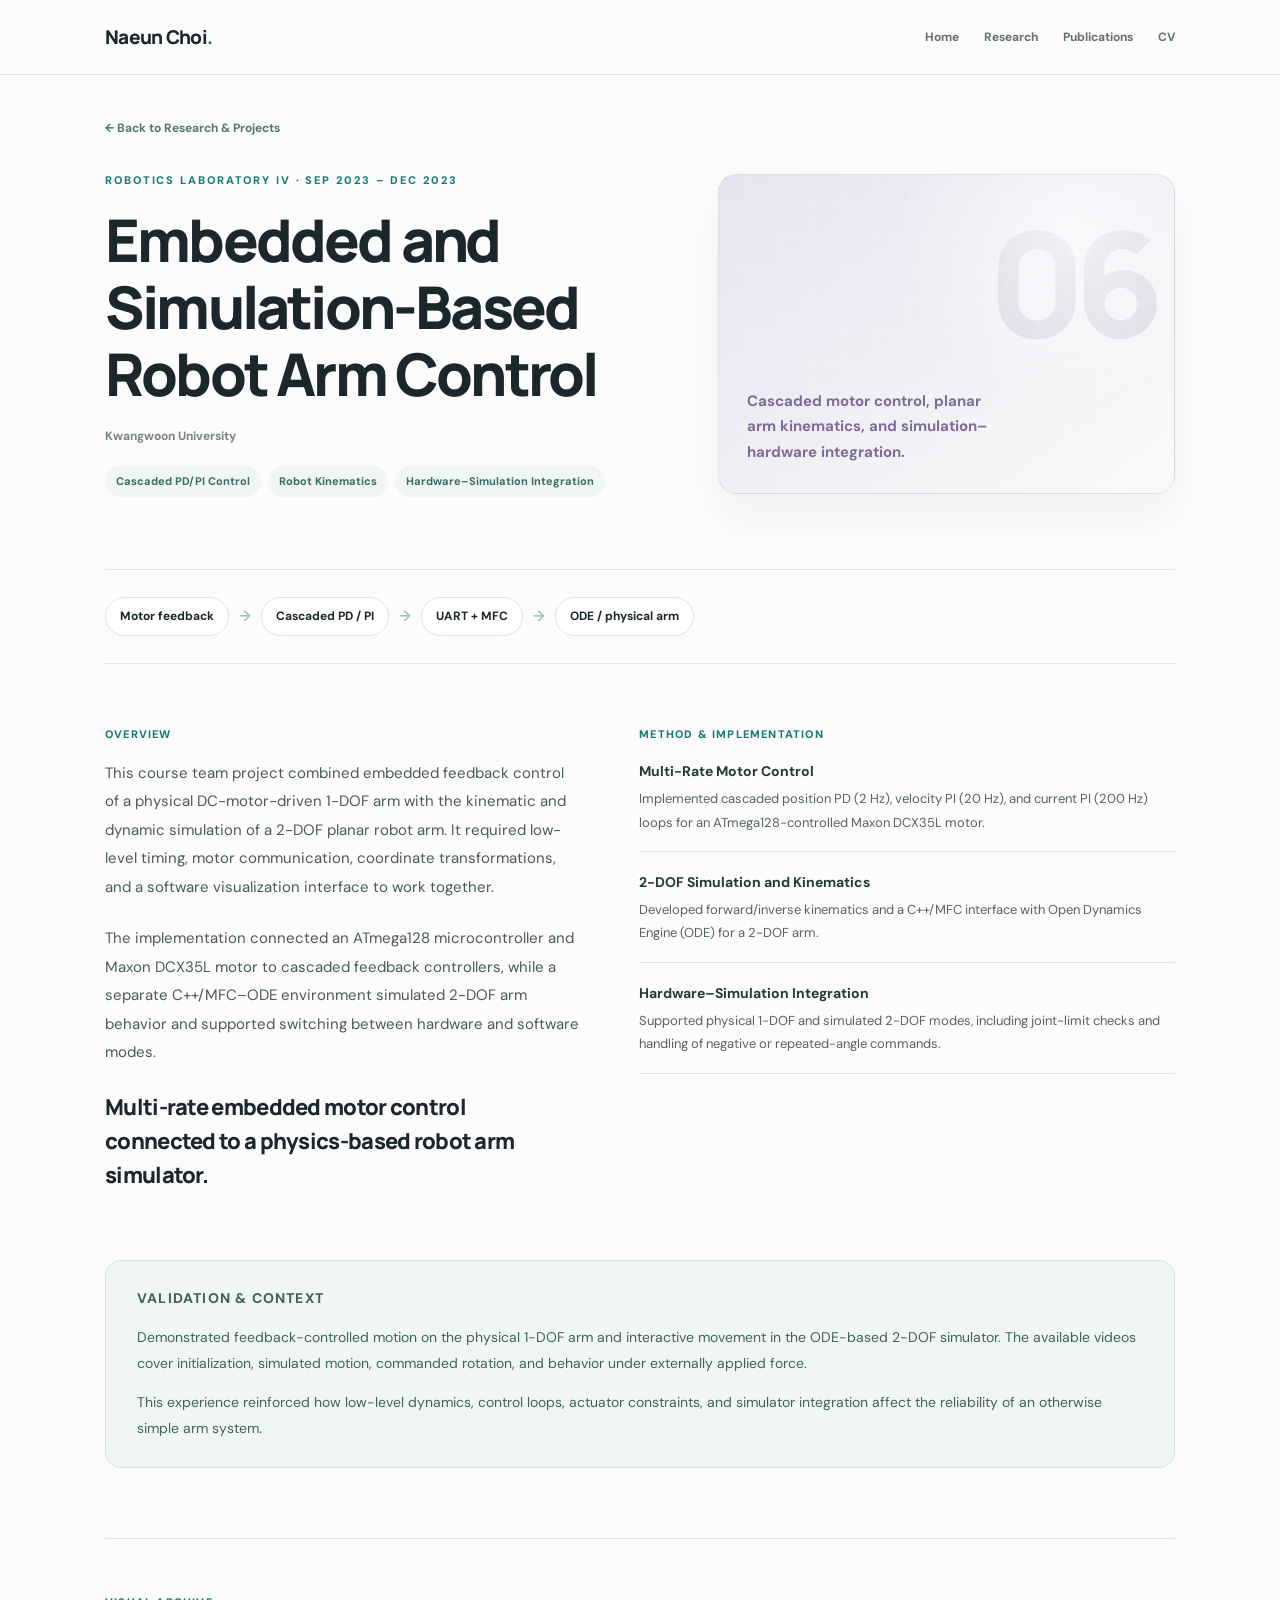
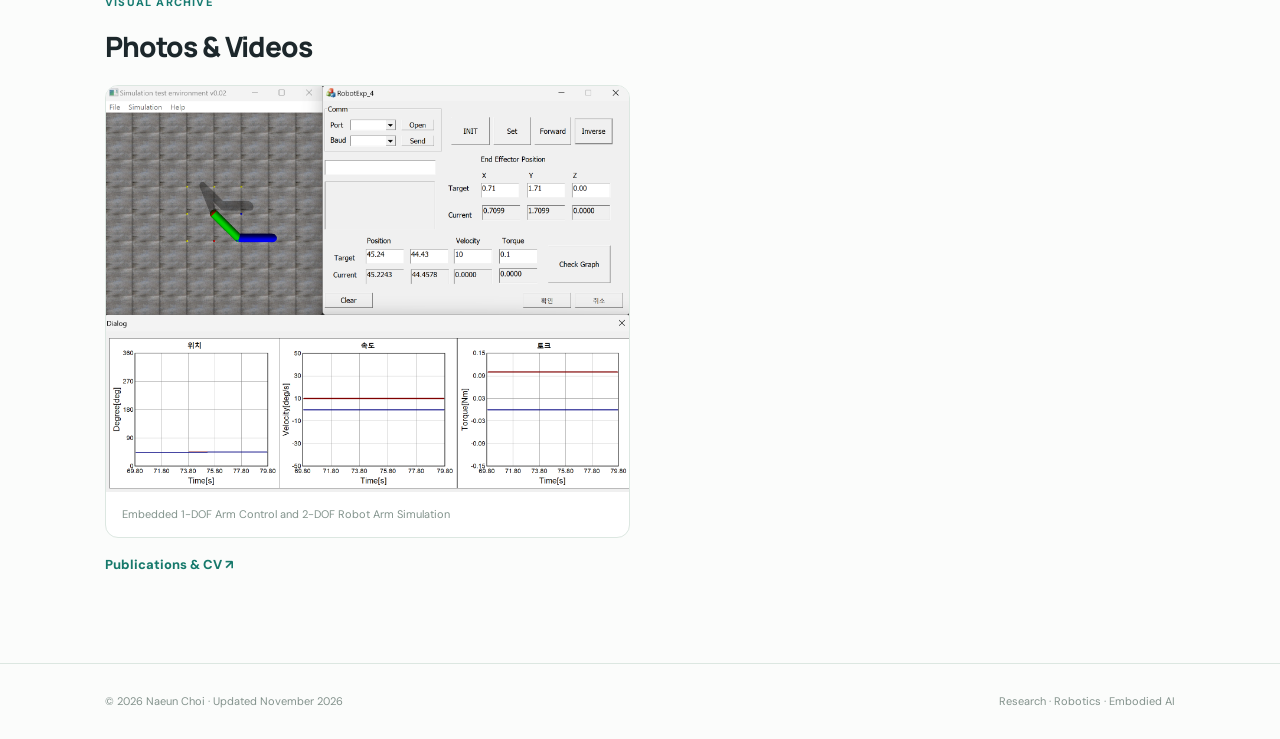
<file: projects/arm.html>
<!DOCTYPE html><html lang="en"><head><meta charset="utf-8"><meta name="viewport" content="width=device-width, initial-scale=1"><meta name="description" content="Cascaded motor control, planar arm kinematics, and simulation–hardware integration."><title>Embedded and Simulation-Based Robot Arm Control — Naeun Choi</title><link rel="stylesheet" href="style.css"></head>
<body style="--light:#e7e3f1;--dark:#7a6d9a">
<header class="top"><div class="shell nav"><a class="brand" href="../index.html#home">Naeun Choi<span>.</span></a><nav class="navlinks"><a href="../index.html#home">Home</a><a href="../index.html#research">Research</a><a href="../index.html#publications">Publications</a><a href="../index.html#cv">CV</a></nav></div></header>
<main class="shell"><a class="back" href="../index.html#research">← Back to Research &amp; Projects</a>
<section class="page-hero"><div><p class="eyebrow">ROBOTICS LABORATORY IV · SEP 2023 – DEC 2023</p><h1>Embedded and Simulation-Based Robot Arm Control</h1><p class="lab">Kwangwoon University</p><div class="tags"><span class="tag">Cascaded PD/PI Control</span><span class="tag">Robot Kinematics</span><span class="tag">Hardware–Simulation Integration</span></div></div><div class="heroart"><span class="big-no">06</span><div class="artcopy">Cascaded motor control, planar arm kinematics, and simulation–hardware integration.</div></div></section>
<div class="flow"><span>Motor feedback</span><b>→</b><span>Cascaded PD / PI</span><b>→</b><span>UART + MFC</span><b>→</b><span>ODE / physical arm</span></div>
<section class="main-grid"><div><p class="sectionlabel">Overview</p><p class="body-copy">This course team project combined embedded feedback control of a physical DC-motor-driven 1-DOF arm with the kinematic and dynamic simulation of a 2-DOF planar robot arm. It required low-level timing, motor communication, coordinate transformations, and a software visualization interface to work together.</p><p class="body-copy">The implementation connected an ATmega128 microcontroller and Maxon DCX35L motor to cascaded feedback controllers, while a separate C++/MFC–ODE environment simulated 2-DOF arm behavior and supported switching between hardware and software modes.</p><p class="keyline">Multi-rate embedded motor control connected to a physics-based robot arm simulator.</p></div><div><p class="sectionlabel">Method &amp; Implementation</p><ul class="worklist"><li><strong>Multi-Rate Motor Control</strong>Implemented cascaded position PD (2 Hz), velocity PI (20 Hz), and current PI (200 Hz) loops for an ATmega128-controlled Maxon DCX35L motor.</li><li><strong>2-DOF Simulation and Kinematics</strong>Developed forward/inverse kinematics and a C++/MFC interface with Open Dynamics Engine (ODE) for a 2-DOF arm.</li><li><strong>Hardware–Simulation Integration</strong>Supported physical 1-DOF and simulated 2-DOF modes, including joint-limit checks and handling of negative or repeated-angle commands.</li></ul></div></section><section class="results"><p class="sectionlabel">Validation &amp; Context</p><p>Demonstrated feedback-controlled motion on the physical 1-DOF arm and interactive movement in the ODE-based 2-DOF simulator. The available videos cover initialization, simulated motion, commanded rotation, and behavior under externally applied force.</p><p>This experience reinforced how low-level dynamics, control loops, actuator constraints, and simulator integration affect the reliability of an otherwise simple arm system.</p></section>
<section class="gallery-section" id="media"><div class="sectionhead"><div><p class="sectionlabel">Visual Archive</p><h2>Photos &amp; Videos</h2></div></div><div class="media-grid" id="media-grid"><div class="empty-media" id="empty"><svg xmlns="http://www.w3.org/2000/svg" fill="none" stroke-width="1.8" viewBox="0 0 24 24"><rect x="3" y="3" width="18" height="18" rx="3"/><circle cx="8.5" cy="8.5" r="1.5"/><path d="m5 17 5-5 3 3 3-3 3 4"/></svg><strong>Media Will Appear Here</strong><p>Experiment photos and videos will be added as they become available.</p></div></div><a class="resource-link" href="../index.html#publications">Publications &amp; CV ↗</a></section>
</main><footer class="footer"><div class="shell foot"><span>© 2026 Naeun Choi · Updated November 2026</span><span>Research · Robotics · Embodied AI</span></div></footer>
<script src="../assets/media-gallery.js"></script>
<script>
const mediaId='arm';
const grid=document.getElementById('media-grid');
async function loadGallery(){
 const media=await window.NaeunMedia.list(mediaId,'../assets/media/');
 if(!media.length)return;
 grid.replaceChildren();
 media.forEach((item,index)=>{
  const f=document.createElement('figure');
  f.className='media-figure';
  const el=document.createElement(item.kind==='video'?'video':'img');
  el.src=item.src;
  if(item.kind==='video'){el.controls=true;el.preload='metadata';el.playsInline=true;}
  else{el.alt=item.caption||('Photo '+(index+1));el.loading='lazy';}
  const caption=document.createElement('figcaption');
  caption.textContent=item.caption;
  f.append(el,caption);grid.append(f);
 });
}
loadGallery();
</script></body></html>
</file>
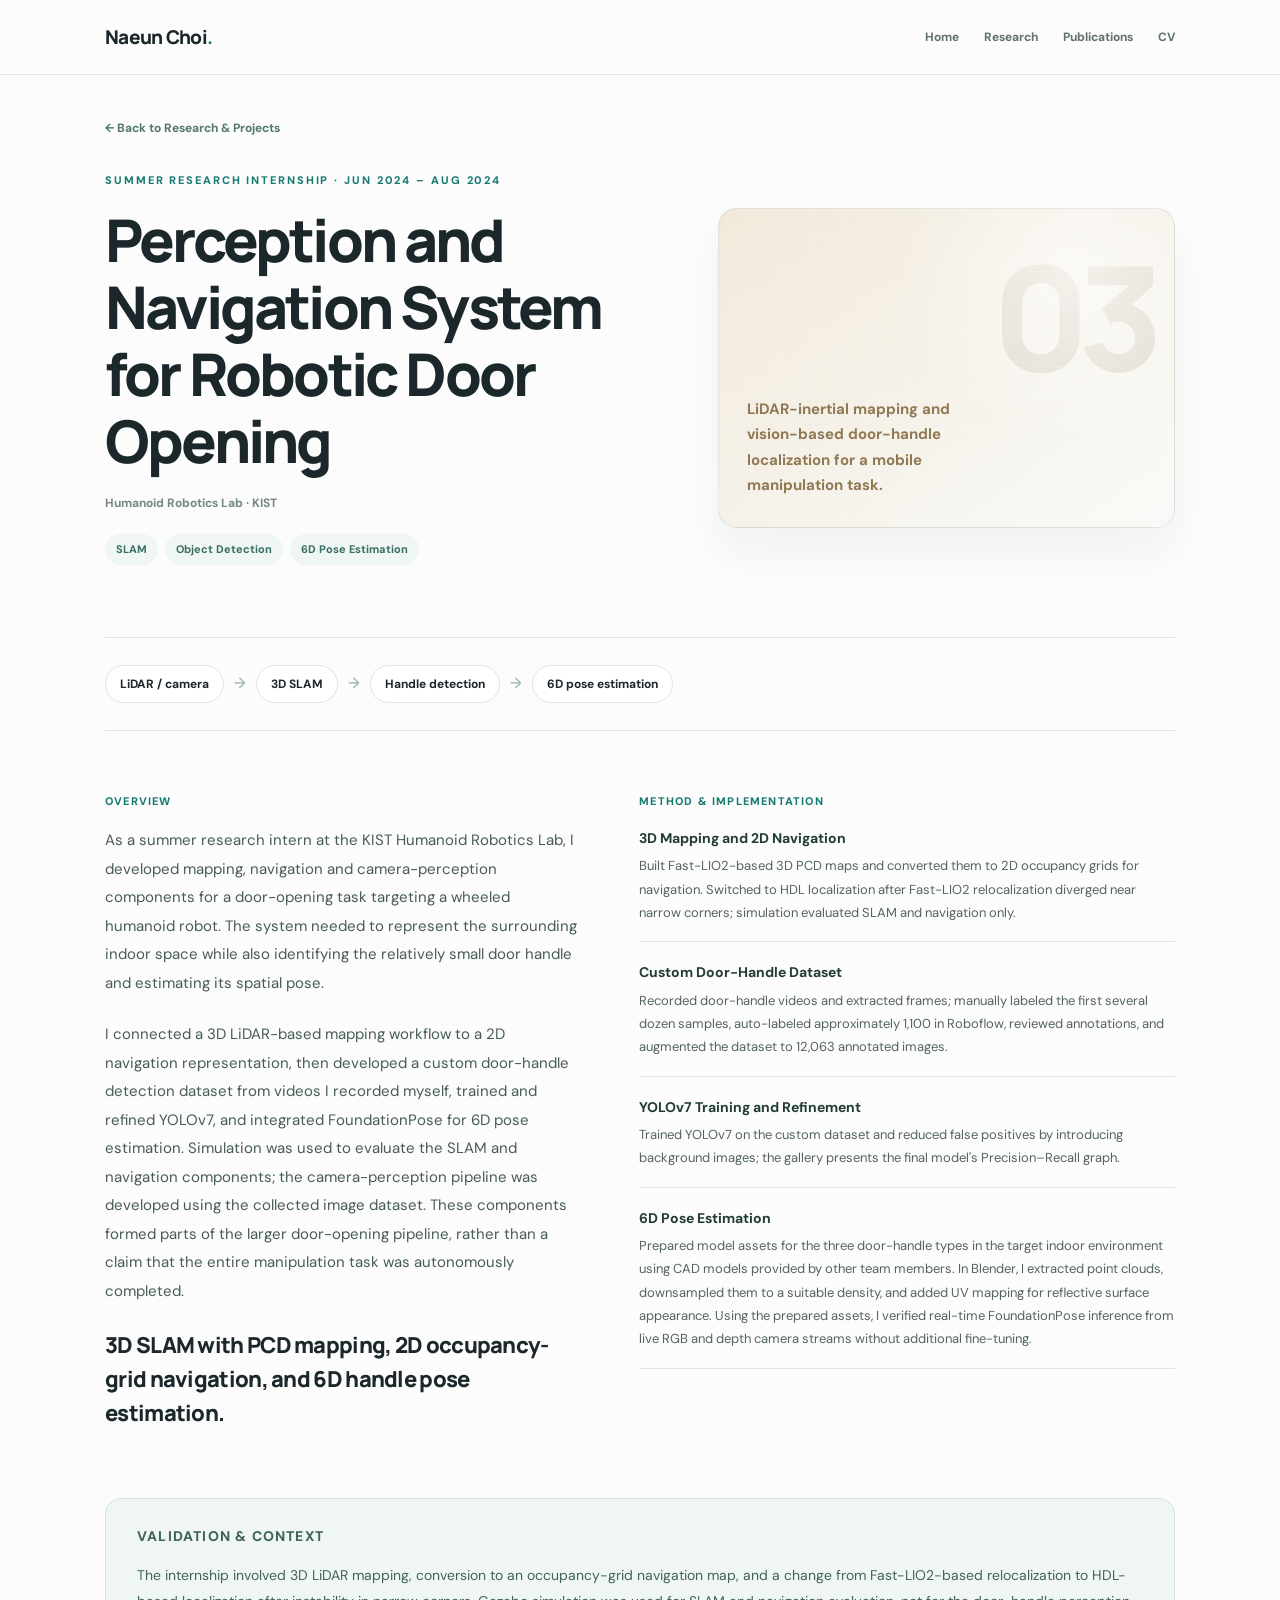
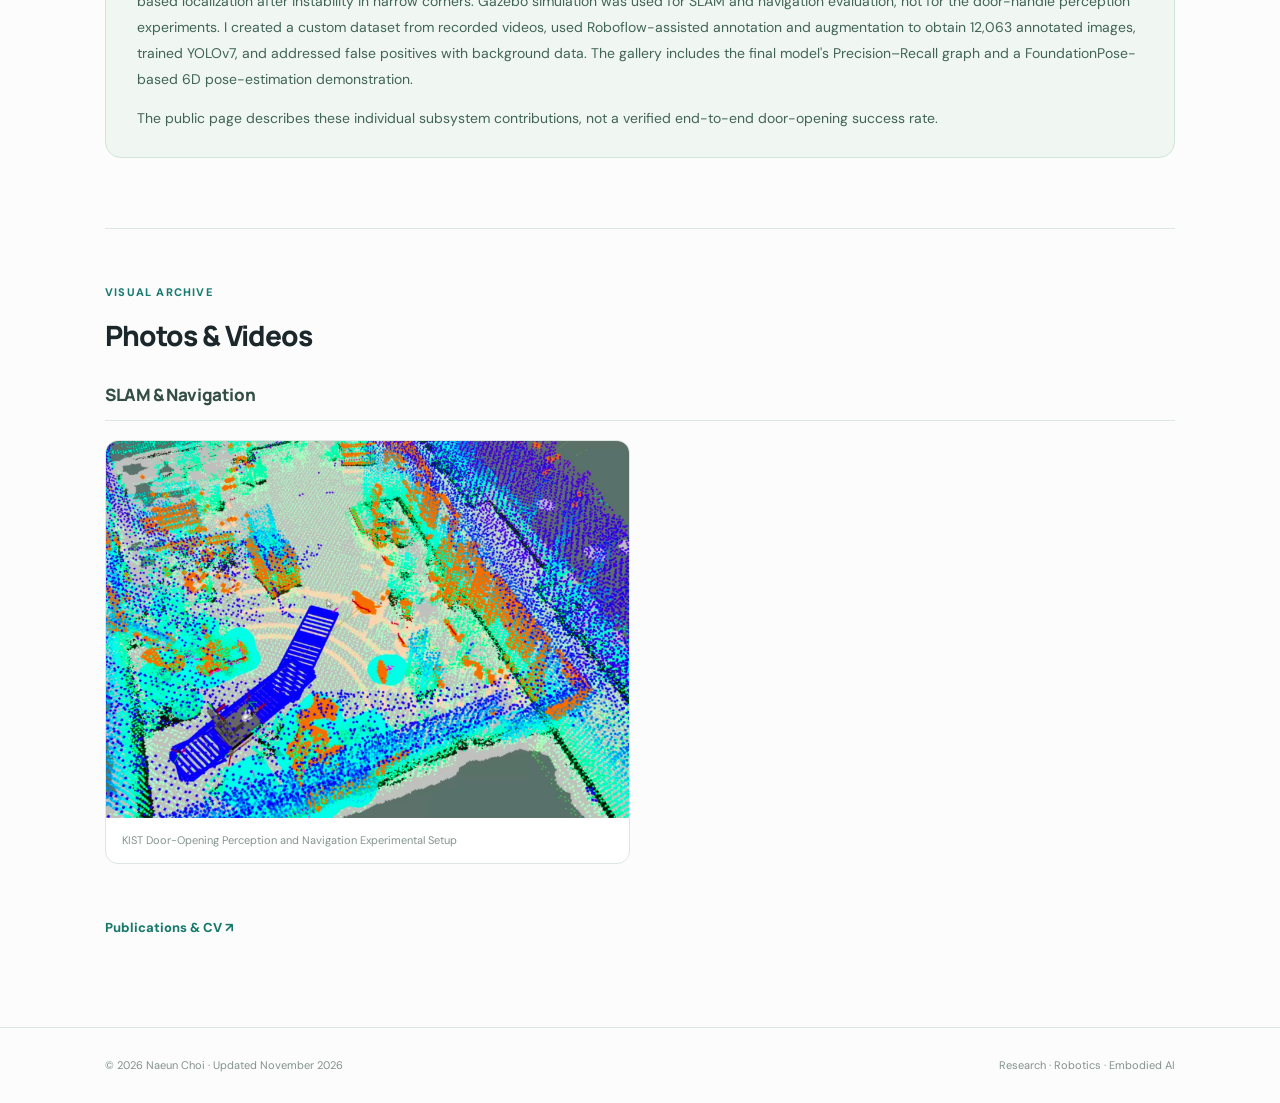
<file: projects/door.html>
<!DOCTYPE html><html lang="en"><head><meta charset="utf-8"><meta name="viewport" content="width=device-width, initial-scale=1"><meta name="description" content="LiDAR-inertial mapping and vision-based door-handle localization for a mobile manipulation task."><title>Perception and Navigation System for Robotic Door Opening — Naeun Choi</title><link rel="stylesheet" href="style.css"></head>
<body style="--light:#f2e9da;--dark:#907853">
<header class="top"><div class="shell nav"><a class="brand" href="../index.html#home">Naeun Choi<span>.</span></a><nav class="navlinks"><a href="../index.html#home">Home</a><a href="../index.html#research">Research</a><a href="../index.html#publications">Publications</a><a href="../index.html#cv">CV</a></nav></div></header>
<main class="shell"><a class="back" href="../index.html#research">← Back to Research &amp; Projects</a>
<section class="page-hero"><div><p class="eyebrow">SUMMER RESEARCH INTERNSHIP · JUN 2024 – AUG 2024</p><h1>Perception and Navigation System for Robotic Door Opening</h1><p class="lab">Humanoid Robotics Lab · KIST</p><div class="tags"><span class="tag">SLAM</span><span class="tag">Object Detection</span><span class="tag">6D Pose Estimation</span></div></div><div class="heroart"><span class="big-no">03</span><div class="artcopy">LiDAR-inertial mapping and vision-based door-handle localization for a mobile manipulation task.</div></div></section>
<div class="flow"><span>LiDAR / camera</span><b>→</b><span>3D SLAM</span><b>→</b><span>Handle detection</span><b>→</b><span>6D pose estimation</span></div>
<section class="main-grid"><div><p class="sectionlabel">Overview</p><p class="body-copy">As a summer research intern at the KIST Humanoid Robotics Lab, I developed mapping, navigation and camera-perception components for a door-opening task targeting a wheeled humanoid robot. The system needed to represent the surrounding indoor space while also identifying the relatively small door handle and estimating its spatial pose.</p><p class="body-copy">I connected a 3D LiDAR-based mapping workflow to a 2D navigation representation, then developed a custom door-handle detection dataset from videos I recorded myself, trained and refined YOLOv7, and integrated FoundationPose for 6D pose estimation. Simulation was used to evaluate the SLAM and navigation components; the camera-perception pipeline was developed using the collected image dataset. These components formed parts of the larger door-opening pipeline, rather than a claim that the entire manipulation task was autonomously completed.</p><p class="keyline">3D SLAM with PCD mapping, 2D occupancy-grid navigation, and 6D handle pose estimation.</p></div><div><p class="sectionlabel">Method &amp; Implementation</p><ul class="worklist"><li><strong>3D Mapping and 2D Navigation</strong>Built Fast-LIO2-based 3D PCD maps and converted them to 2D occupancy grids for navigation. Switched to HDL localization after Fast-LIO2 relocalization diverged near narrow corners; simulation evaluated SLAM and navigation only.</li><li><strong>Custom Door-Handle Dataset</strong>Recorded door-handle videos and extracted frames; manually labeled the first several dozen samples, auto-labeled approximately 1,100 in Roboflow, reviewed annotations, and augmented the dataset to 12,063 annotated images.</li><li><strong>YOLOv7 Training and Refinement</strong>Trained YOLOv7 on the custom dataset and reduced false positives by introducing background images; the gallery presents the final model's Precision–Recall graph.</li><li><strong>6D Pose Estimation</strong>Prepared model assets for the three door-handle types in the target indoor environment using CAD models provided by other team members. In Blender, I extracted point clouds, downsampled them to a suitable density, and added UV mapping for reflective surface appearance. Using the prepared assets, I verified real-time FoundationPose inference from live RGB and depth camera streams without additional fine-tuning.</li></ul></div></section><section class="results"><p class="sectionlabel">Validation &amp; Context</p><p>The internship involved 3D LiDAR mapping, conversion to an occupancy-grid navigation map, and a change from Fast-LIO2-based relocalization to HDL-based localization after instability in narrow corners. Gazebo simulation was used for SLAM and navigation evaluation, not for the door-handle perception experiments. I created a custom dataset from recorded videos, used Roboflow-assisted annotation and augmentation to obtain 12,063 annotated images, trained YOLOv7, and addressed false positives with background data. The gallery includes the final model's Precision–Recall graph and a FoundationPose-based 6D pose-estimation demonstration.</p><p>The public page describes these individual subsystem contributions, not a verified end-to-end door-opening success rate.</p></section>
<section class="gallery-section" id="media"><div class="sectionhead"><div><p class="sectionlabel">Visual Archive</p><h2>Photos &amp; Videos</h2></div></div>
  <div class="door-category" id="door-object-detection"><h3 class="door-category-title">Object Detection</h3><div class="media-grid" data-door-gallery="detection"></div></div>
  <div class="door-category" id="door-6d-pose"><h3 class="door-category-title">Object 6D Pose Estimation</h3><div class="media-grid" data-door-gallery="pose"></div></div>
  <div class="door-category" id="door-slam-nav"><h3 class="door-category-title">SLAM &amp; Navigation</h3><div class="media-grid" data-door-gallery="navigation"></div></div>
  <a class="resource-link" href="../index.html#publications">Publications &amp; CV ↗</a></section>
</main><footer class="footer"><div class="shell foot"><span>© 2026 Naeun Choi · Updated November 2026</span><span>Research · Robotics · Embodied AI</span></div></footer>
<script src="../assets/media-gallery.js"></script>
<script>
const mediaId='door';
const doorGroups={
  detection:new Set(['07_yolo_dataset.png','08_yolo_precision_recall.png']),
  pose:new Set(['06_uvmap.png','09_foundationpose.mp4'])
};
const galleries={
  detection:document.querySelector('[data-door-gallery="detection"]'),
  pose:document.querySelector('[data-door-gallery="pose"]'),
  navigation:document.querySelector('[data-door-gallery="navigation"]')
};
function addDoorMedia(item,grid){
  const figure=document.createElement('figure');
  figure.className='media-figure';
  const element=document.createElement(item.kind==='video'?'video':'img');
  element.src=item.src;
  if(item.kind==='video'){
    element.controls=true;
    element.preload='metadata';
    element.playsInline=true;
    element.setAttribute('aria-label',item.caption);
  }else{
    element.alt=item.caption;
    element.loading='lazy';
  }
  const caption=document.createElement('figcaption');
  caption.textContent=item.caption;
  figure.append(element,caption);
  grid.appendChild(figure);
}
async function loadGallery(){
  const media=await window.NaeunMedia.list(mediaId,'../assets/media/');
  if(!media.length){
    document.querySelectorAll('.door-category').forEach(section=>section.hidden=true);
    return;
  }
  media.forEach(item=>{
    const group=doorGroups.detection.has(item.name)?'detection':doorGroups.pose.has(item.name)?'pose':'navigation';
    addDoorMedia(item,galleries[group]);
  });
  document.querySelectorAll('.door-category').forEach(section=>{
    const grid=section.querySelector('.media-grid');
    section.hidden=!grid.children.length;
  });
}
loadGallery();
</script></body></html>
</file>
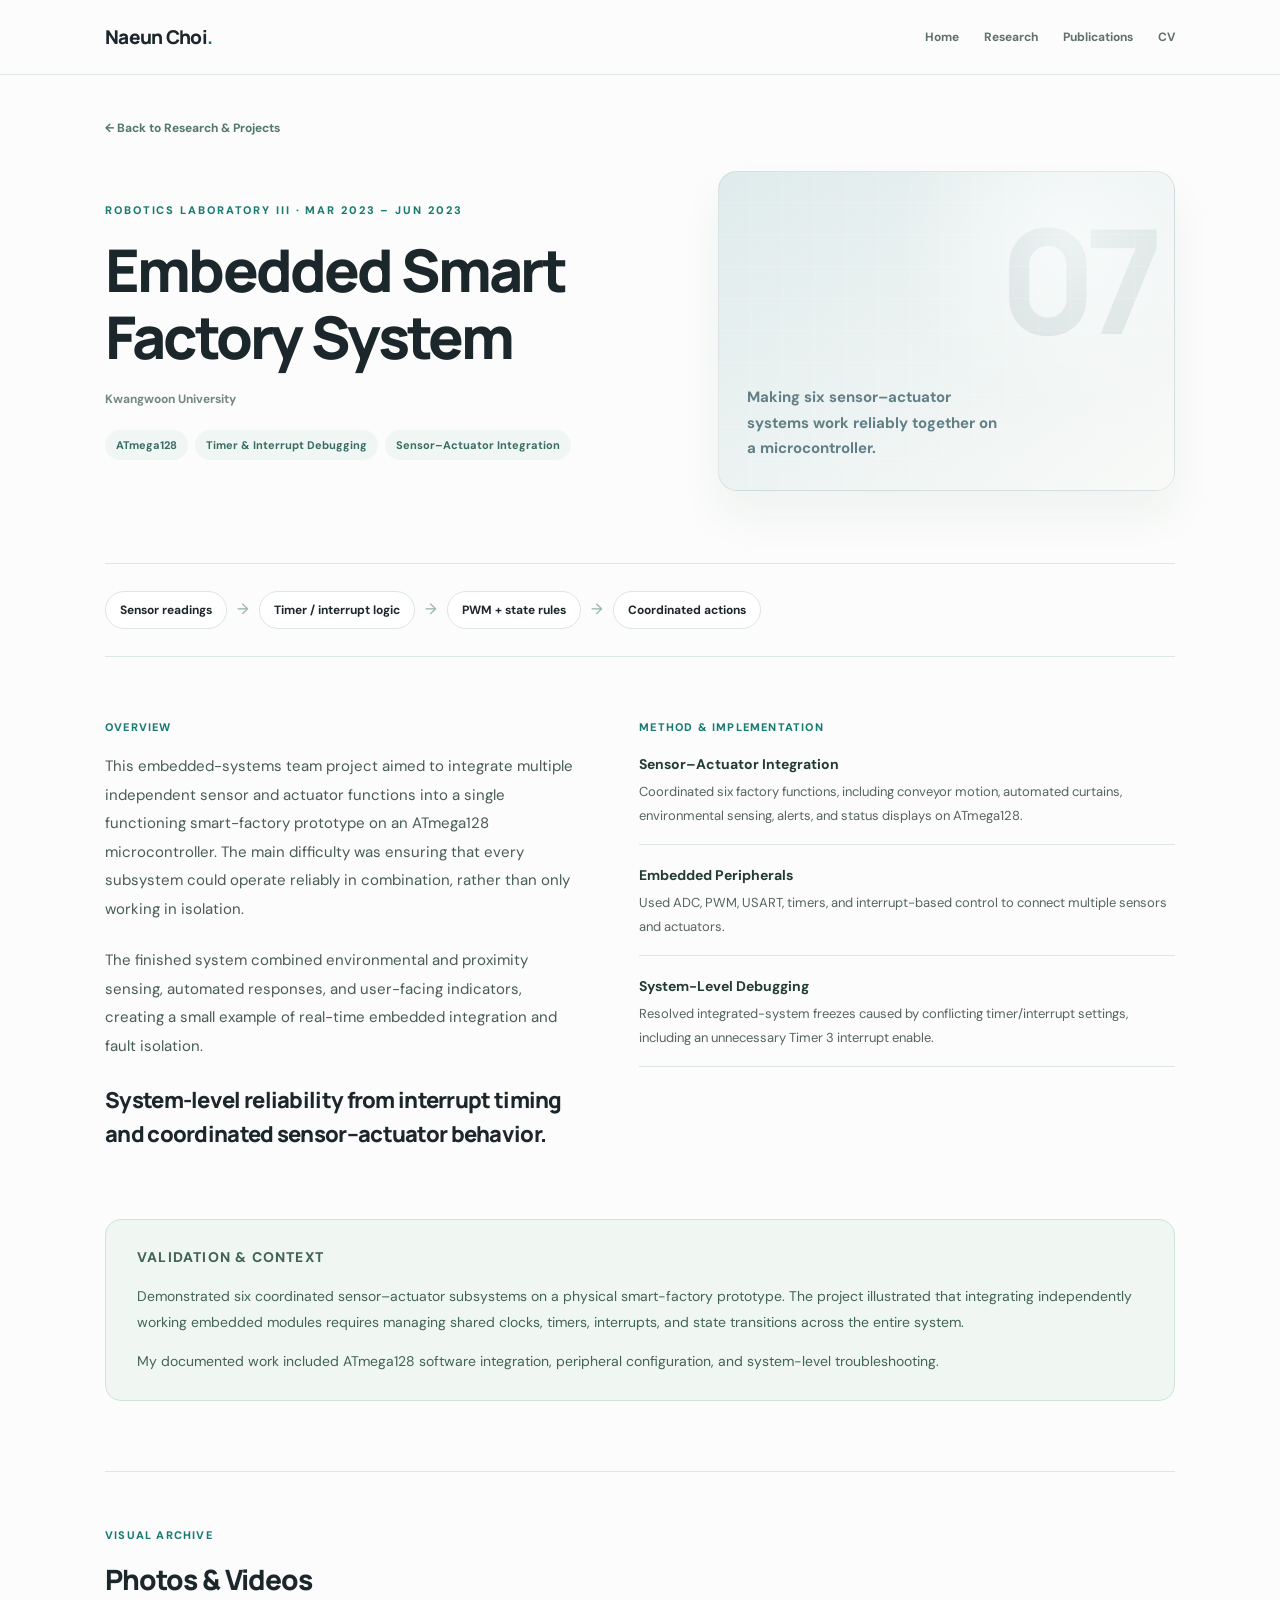
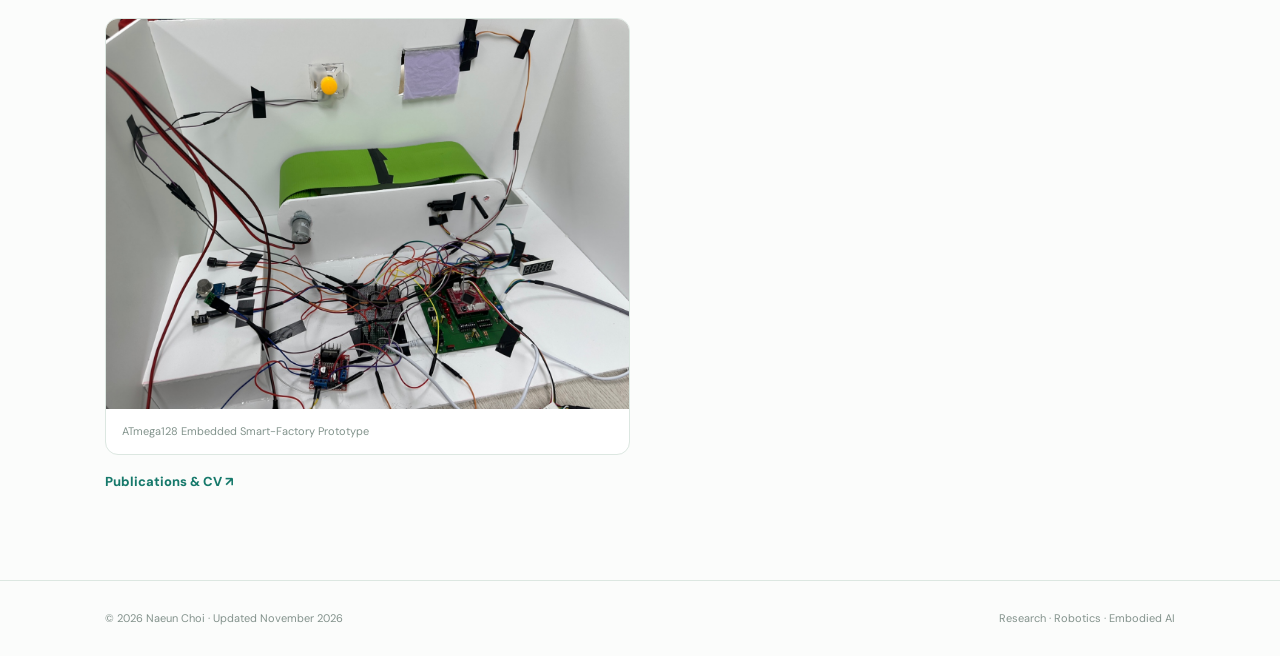
<file: projects/factory.html>
<!DOCTYPE html><html lang="en"><head><meta charset="utf-8"><meta name="viewport" content="width=device-width, initial-scale=1"><meta name="description" content="Making six sensor–actuator systems work reliably together on a microcontroller."><title>Embedded Smart Factory System — Naeun Choi</title><link rel="stylesheet" href="style.css"></head>
<body style="--light:#dfebec;--dark:#607f86">
<header class="top"><div class="shell nav"><a class="brand" href="../index.html#home">Naeun Choi<span>.</span></a><nav class="navlinks"><a href="../index.html#home">Home</a><a href="../index.html#research">Research</a><a href="../index.html#publications">Publications</a><a href="../index.html#cv">CV</a></nav></div></header>
<main class="shell"><a class="back" href="../index.html#research">← Back to Research &amp; Projects</a>
<section class="page-hero"><div><p class="eyebrow">ROBOTICS LABORATORY III · MAR 2023 – JUN 2023</p><h1>Embedded Smart Factory System</h1><p class="lab">Kwangwoon University</p><div class="tags"><span class="tag">ATmega128</span><span class="tag">Timer &amp; Interrupt Debugging</span><span class="tag">Sensor–Actuator Integration</span></div></div><div class="heroart"><span class="big-no">07</span><div class="artcopy">Making six sensor–actuator systems work reliably together on a microcontroller.</div></div></section>
<div class="flow"><span>Sensor readings</span><b>→</b><span>Timer / interrupt logic</span><b>→</b><span>PWM + state rules</span><b>→</b><span>Coordinated actions</span></div>
<section class="main-grid"><div><p class="sectionlabel">Overview</p><p class="body-copy">This embedded-systems team project aimed to integrate multiple independent sensor and actuator functions into a single functioning smart-factory prototype on an ATmega128 microcontroller. The main difficulty was ensuring that every subsystem could operate reliably in combination, rather than only working in isolation.</p><p class="body-copy">The finished system combined environmental and proximity sensing, automated responses, and user-facing indicators, creating a small example of real-time embedded integration and fault isolation.</p><p class="keyline">System-level reliability from interrupt timing and coordinated sensor–actuator behavior.</p></div><div><p class="sectionlabel">Method &amp; Implementation</p><ul class="worklist"><li><strong>Sensor–Actuator Integration</strong>Coordinated six factory functions, including conveyor motion, automated curtains, environmental sensing, alerts, and status displays on ATmega128.</li><li><strong>Embedded Peripherals</strong>Used ADC, PWM, USART, timers, and interrupt-based control to connect multiple sensors and actuators.</li><li><strong>System-Level Debugging</strong>Resolved integrated-system freezes caused by conflicting timer/interrupt settings, including an unnecessary Timer 3 interrupt enable.</li></ul></div></section><section class="results"><p class="sectionlabel">Validation &amp; Context</p><p>Demonstrated six coordinated sensor–actuator subsystems on a physical smart-factory prototype. The project illustrated that integrating independently working embedded modules requires managing shared clocks, timers, interrupts, and state transitions across the entire system.</p><p>My documented work included ATmega128 software integration, peripheral configuration, and system-level troubleshooting.</p></section>
<section class="gallery-section" id="media"><div class="sectionhead"><div><p class="sectionlabel">Visual Archive</p><h2>Photos &amp; Videos</h2></div></div><div class="media-grid" id="media-grid"><div class="empty-media" id="empty"><svg xmlns="http://www.w3.org/2000/svg" fill="none" stroke-width="1.8" viewBox="0 0 24 24"><rect x="3" y="3" width="18" height="18" rx="3"/><circle cx="8.5" cy="8.5" r="1.5"/><path d="m5 17 5-5 3 3 3-3 3 4"/></svg><strong>Media Will Appear Here</strong><p>Experiment photos and videos will be added as they become available.</p></div></div><a class="resource-link" href="../index.html#publications">Publications &amp; CV ↗</a></section>
</main><footer class="footer"><div class="shell foot"><span>© 2026 Naeun Choi · Updated November 2026</span><span>Research · Robotics · Embodied AI</span></div></footer>
<script src="../assets/media-gallery.js"></script>
<script>
const mediaId='factory';
const grid=document.getElementById('media-grid');
async function loadGallery(){
 const media=await window.NaeunMedia.list(mediaId,'../assets/media/');
 if(!media.length)return;
 grid.replaceChildren();
 media.forEach((item,index)=>{
  const f=document.createElement('figure');
  f.className='media-figure';
  const el=document.createElement(item.kind==='video'?'video':'img');
  el.src=item.src;
  if(item.kind==='video'){el.controls=true;el.preload='metadata';el.playsInline=true;}
  else{el.alt=item.caption||('Photo '+(index+1));el.loading='lazy';}
  const caption=document.createElement('figcaption');
  caption.textContent=item.caption;
  f.append(el,caption);grid.append(f);
 });
}
loadGallery();
</script></body></html>
</file>
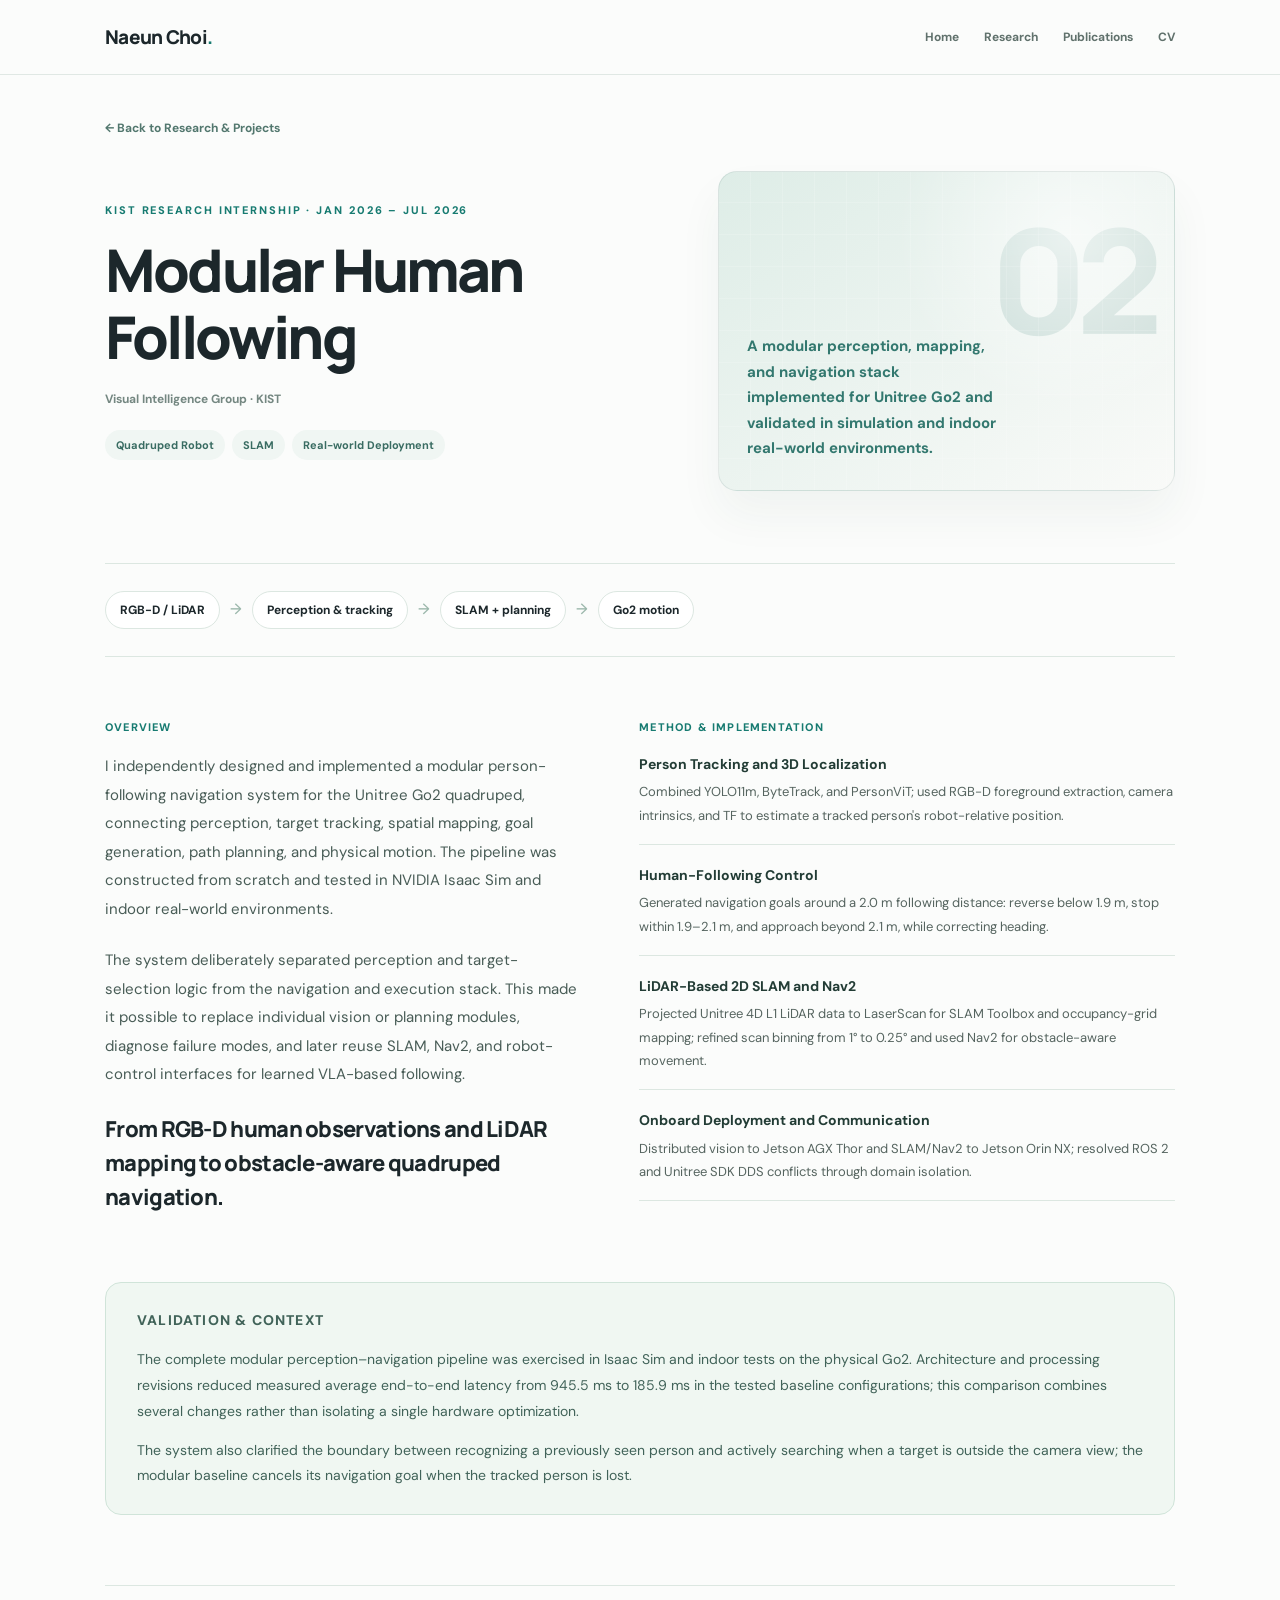
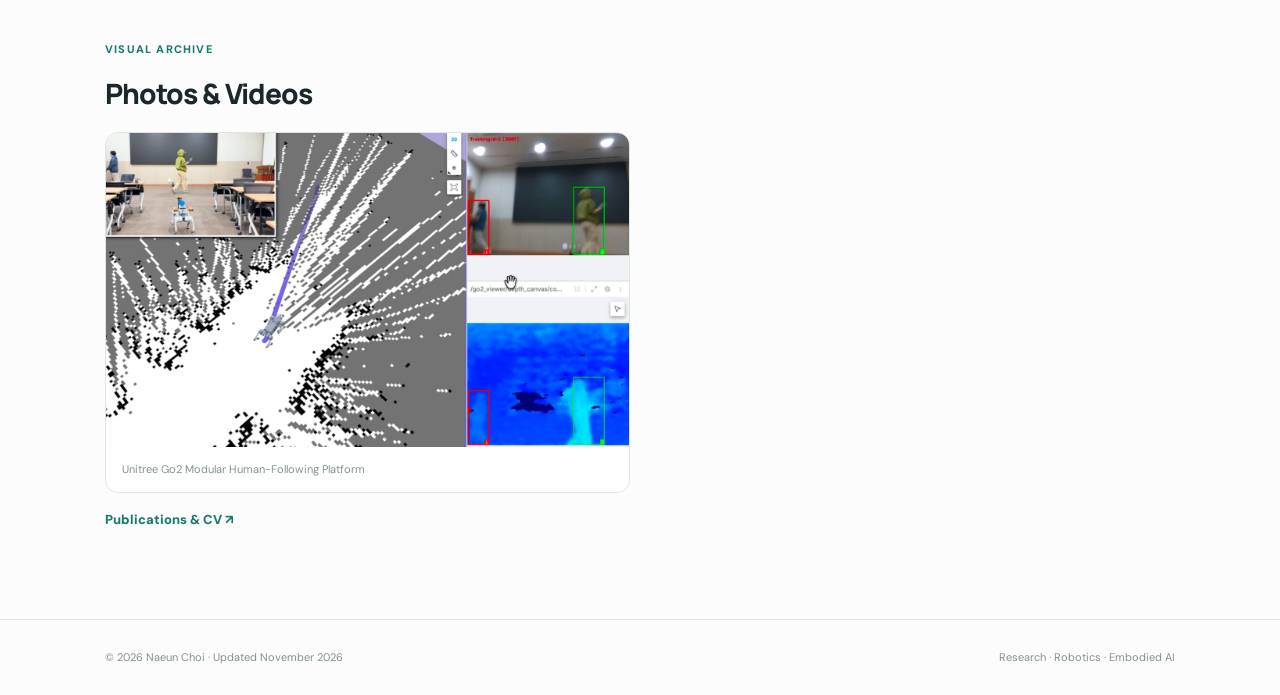
<file: projects/go2.html>
<!DOCTYPE html><html lang="en"><head><meta charset="utf-8"><meta name="viewport" content="width=device-width, initial-scale=1"><meta name="description" content="A modular perception, mapping, and navigation stack implemented for Unitree Go2 and validated in simulation and indoor real-world environments."><title>Modular Human Following — Naeun Choi</title><link rel="stylesheet" href="style.css"></head>
<body style="--light:#deede7;--dark:#33786f">
<header class="top"><div class="shell nav"><a class="brand" href="../index.html#home">Naeun Choi<span>.</span></a><nav class="navlinks"><a href="../index.html#home">Home</a><a href="../index.html#research">Research</a><a href="../index.html#publications">Publications</a><a href="../index.html#cv">CV</a></nav></div></header>
<main class="shell"><a class="back" href="../index.html#research">← Back to Research &amp; Projects</a>
<section class="page-hero"><div><p class="eyebrow">KIST RESEARCH INTERNSHIP · JAN 2026 – JUL 2026</p><h1>Modular Human Following</h1><p class="lab">Visual Intelligence Group · KIST</p><div class="tags"><span class="tag">Quadruped Robot</span><span class="tag">SLAM</span><span class="tag">Real-world Deployment</span></div></div><div class="heroart"><span class="big-no">02</span><div class="artcopy">A modular perception, mapping, and navigation stack implemented for Unitree Go2 and validated in simulation and indoor real-world environments.</div></div></section>
<div class="flow"><span>RGB-D / LiDAR</span><b>→</b><span>Perception &amp; tracking</span><b>→</b><span>SLAM + planning</span><b>→</b><span>Go2 motion</span></div>
<section class="main-grid"><div><p class="sectionlabel">Overview</p><p class="body-copy">I independently designed and implemented a modular person-following navigation system for the Unitree Go2 quadruped, connecting perception, target tracking, spatial mapping, goal generation, path planning, and physical motion. The pipeline was constructed from scratch and tested in NVIDIA Isaac Sim and indoor real-world environments.</p><p class="body-copy">The system deliberately separated perception and target-selection logic from the navigation and execution stack. This made it possible to replace individual vision or planning modules, diagnose failure modes, and later reuse SLAM, Nav2, and robot-control interfaces for learned VLA-based following.</p><p class="keyline">From RGB-D human observations and LiDAR mapping to obstacle-aware quadruped navigation.</p></div><div><p class="sectionlabel">Method &amp; Implementation</p><ul class="worklist"><li><strong>Person Tracking and 3D Localization</strong>Combined YOLO11m, ByteTrack, and PersonViT; used RGB-D foreground extraction, camera intrinsics, and TF to estimate a tracked person's robot-relative position.</li><li><strong>Human-Following Control</strong>Generated navigation goals around a 2.0 m following distance: reverse below 1.9 m, stop within 1.9–2.1 m, and approach beyond 2.1 m, while correcting heading.</li><li><strong>LiDAR-Based 2D SLAM and Nav2</strong>Projected Unitree 4D L1 LiDAR data to LaserScan for SLAM Toolbox and occupancy-grid mapping; refined scan binning from 1° to 0.25° and used Nav2 for obstacle-aware movement.</li><li><strong>Onboard Deployment and Communication</strong>Distributed vision to Jetson AGX Thor and SLAM/Nav2 to Jetson Orin NX; resolved ROS 2 and Unitree SDK DDS conflicts through domain isolation.</li></ul></div></section><section class="results"><p class="sectionlabel">Validation &amp; Context</p><p>The complete modular perception–navigation pipeline was exercised in Isaac Sim and indoor tests on the physical Go2. Architecture and processing revisions reduced measured average end-to-end latency from 945.5 ms to 185.9 ms in the tested baseline configurations; this comparison combines several changes rather than isolating a single hardware optimization.</p><p>The system also clarified the boundary between recognizing a previously seen person and actively searching when a target is outside the camera view; the modular baseline cancels its navigation goal when the tracked person is lost.</p></section>
<section class="gallery-section" id="media"><div class="sectionhead"><div><p class="sectionlabel">Visual Archive</p><h2>Photos &amp; Videos</h2></div></div><div class="media-grid" id="media-grid"><div class="empty-media" id="empty"><svg xmlns="http://www.w3.org/2000/svg" fill="none" stroke-width="1.8" viewBox="0 0 24 24"><rect x="3" y="3" width="18" height="18" rx="3"/><circle cx="8.5" cy="8.5" r="1.5"/><path d="m5 17 5-5 3 3 3-3 3 4"/></svg><strong>Media Will Appear Here</strong><p>Experiment photos and videos will be added as they become available.</p></div></div><a class="resource-link" href="../index.html#publications">Publications &amp; CV ↗</a></section>
</main><footer class="footer"><div class="shell foot"><span>© 2026 Naeun Choi · Updated November 2026</span><span>Research · Robotics · Embodied AI</span></div></footer>
<script src="../assets/media-gallery.js"></script>
<script>
const mediaId='go2';
const grid=document.getElementById('media-grid');
async function loadGallery(){
 const media=await window.NaeunMedia.list(mediaId,'../assets/media/');
 if(!media.length)return;
 grid.replaceChildren();
 media.forEach((item,index)=>{
  const f=document.createElement('figure');
  f.className='media-figure';
  const el=document.createElement(item.kind==='video'?'video':'img');
  el.src=item.src;
  if(item.kind==='video'){el.controls=true;el.preload='metadata';el.playsInline=true;}
  else{el.alt=item.caption||('Photo '+(index+1));el.loading='lazy';}
  const caption=document.createElement('figcaption');
  caption.textContent=item.caption;
  f.append(el,caption);grid.append(f);
 });
}
loadGallery();
</script></body></html>
</file>
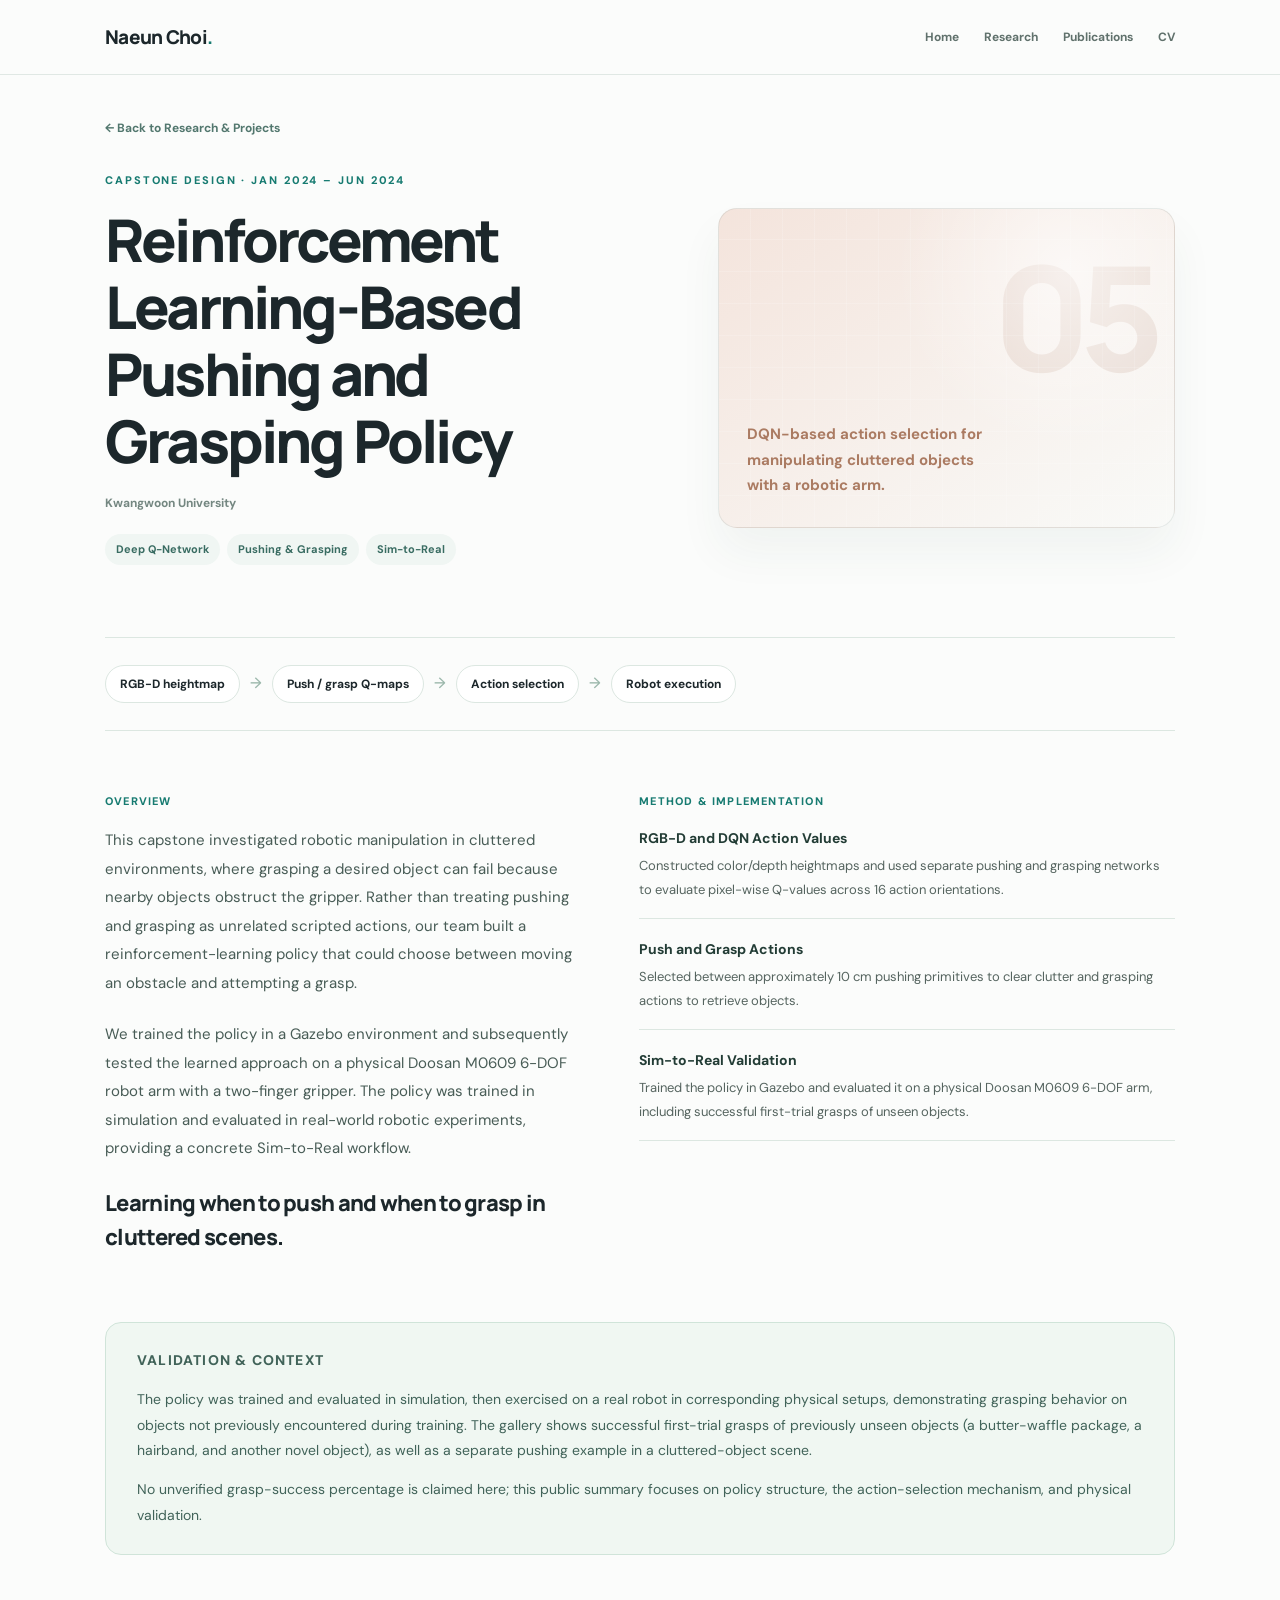
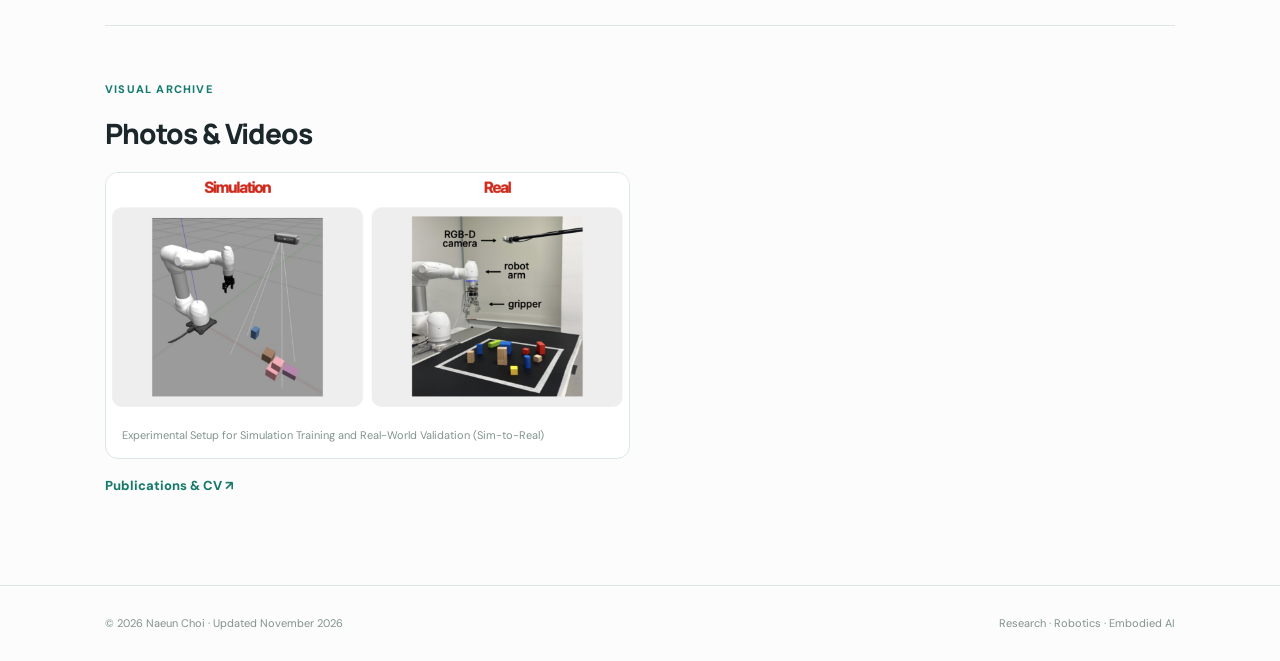
<file: projects/grasp.html>
<!DOCTYPE html><html lang="en"><head><meta charset="utf-8"><meta name="viewport" content="width=device-width, initial-scale=1"><meta name="description" content="DQN-based action selection for manipulating cluttered objects with a robotic arm."><title>Reinforcement Learning-Based Pushing and Grasping Policy — Naeun Choi</title><link rel="stylesheet" href="style.css"></head>
<body style="--light:#f4e4dc;--dark:#ab7b62">
<header class="top"><div class="shell nav"><a class="brand" href="../index.html#home">Naeun Choi<span>.</span></a><nav class="navlinks"><a href="../index.html#home">Home</a><a href="../index.html#research">Research</a><a href="../index.html#publications">Publications</a><a href="../index.html#cv">CV</a></nav></div></header>
<main class="shell"><a class="back" href="../index.html#research">← Back to Research &amp; Projects</a>
<section class="page-hero"><div><p class="eyebrow">CAPSTONE DESIGN · JAN 2024 – JUN 2024</p><h1>Reinforcement Learning-Based Pushing and Grasping Policy</h1><p class="lab">Kwangwoon University</p><div class="tags"><span class="tag">Deep Q-Network</span><span class="tag">Pushing &amp; Grasping</span><span class="tag">Sim-to-Real</span></div></div><div class="heroart"><span class="big-no">05</span><div class="artcopy">DQN-based action selection for manipulating cluttered objects with a robotic arm.</div></div></section>
<div class="flow"><span>RGB-D heightmap</span><b>→</b><span>Push / grasp Q-maps</span><b>→</b><span>Action selection</span><b>→</b><span>Robot execution</span></div>
<section class="main-grid"><div><p class="sectionlabel">Overview</p><p class="body-copy">This capstone investigated robotic manipulation in cluttered environments, where grasping a desired object can fail because nearby objects obstruct the gripper. Rather than treating pushing and grasping as unrelated scripted actions, our team built a reinforcement-learning policy that could choose between moving an obstacle and attempting a grasp.</p><p class="body-copy">We trained the policy in a Gazebo environment and subsequently tested the learned approach on a physical Doosan M0609 6-DOF robot arm with a two-finger gripper. The policy was trained in simulation and evaluated in real-world robotic experiments, providing a concrete Sim-to-Real workflow.</p><p class="keyline">Learning when to push and when to grasp in cluttered scenes.</p></div><div><p class="sectionlabel">Method &amp; Implementation</p><ul class="worklist"><li><strong>RGB-D and DQN Action Values</strong>Constructed color/depth heightmaps and used separate pushing and grasping networks to evaluate pixel-wise Q-values across 16 action orientations.</li><li><strong>Push and Grasp Actions</strong>Selected between approximately 10 cm pushing primitives to clear clutter and grasping actions to retrieve objects.</li><li><strong>Sim-to-Real Validation</strong>Trained the policy in Gazebo and evaluated it on a physical Doosan M0609 6-DOF arm, including successful first-trial grasps of unseen objects.</li></ul></div></section><section class="results"><p class="sectionlabel">Validation &amp; Context</p><p>The policy was trained and evaluated in simulation, then exercised on a real robot in corresponding physical setups, demonstrating grasping behavior on objects not previously encountered during training. The gallery shows successful first-trial grasps of previously unseen objects (a butter-waffle package, a hairband, and another novel object), as well as a separate pushing example in a cluttered-object scene.</p><p>No unverified grasp-success percentage is claimed here; this public summary focuses on policy structure, the action-selection mechanism, and physical validation.</p></section>
<section class="gallery-section" id="media"><div class="sectionhead"><div><p class="sectionlabel">Visual Archive</p><h2>Photos &amp; Videos</h2></div></div><div class="media-grid" id="media-grid"><div class="empty-media" id="empty"><svg xmlns="http://www.w3.org/2000/svg" fill="none" stroke-width="1.8" viewBox="0 0 24 24"><rect x="3" y="3" width="18" height="18" rx="3"/><circle cx="8.5" cy="8.5" r="1.5"/><path d="m5 17 5-5 3 3 3-3 3 4"/></svg><strong>Media Will Appear Here</strong><p>Experiment photos and videos will be added as they become available.</p></div></div><a class="resource-link" href="../index.html#publications">Publications &amp; CV ↗</a></section>
</main><footer class="footer"><div class="shell foot"><span>© 2026 Naeun Choi · Updated November 2026</span><span>Research · Robotics · Embodied AI</span></div></footer>
<script src="../assets/media-gallery.js"></script>
<script>
const mediaId='grasp';
const grid=document.getElementById('media-grid');
async function loadGallery(){
 const media=await window.NaeunMedia.list(mediaId,'../assets/media/');
 if(!media.length)return;
 grid.replaceChildren();
 media.forEach((item,index)=>{
  const f=document.createElement('figure');
  f.className='media-figure';
  const el=document.createElement(item.kind==='video'?'video':'img');
  el.src=item.src;
  if(item.kind==='video'){el.controls=true;el.preload='metadata';el.playsInline=true;}
  else{el.alt=item.caption||('Photo '+(index+1));el.loading='lazy';}
  const caption=document.createElement('figcaption');
  caption.textContent=item.caption;
  f.append(el,caption);grid.append(f);
 });
}
loadGallery();
</script></body></html>
</file>
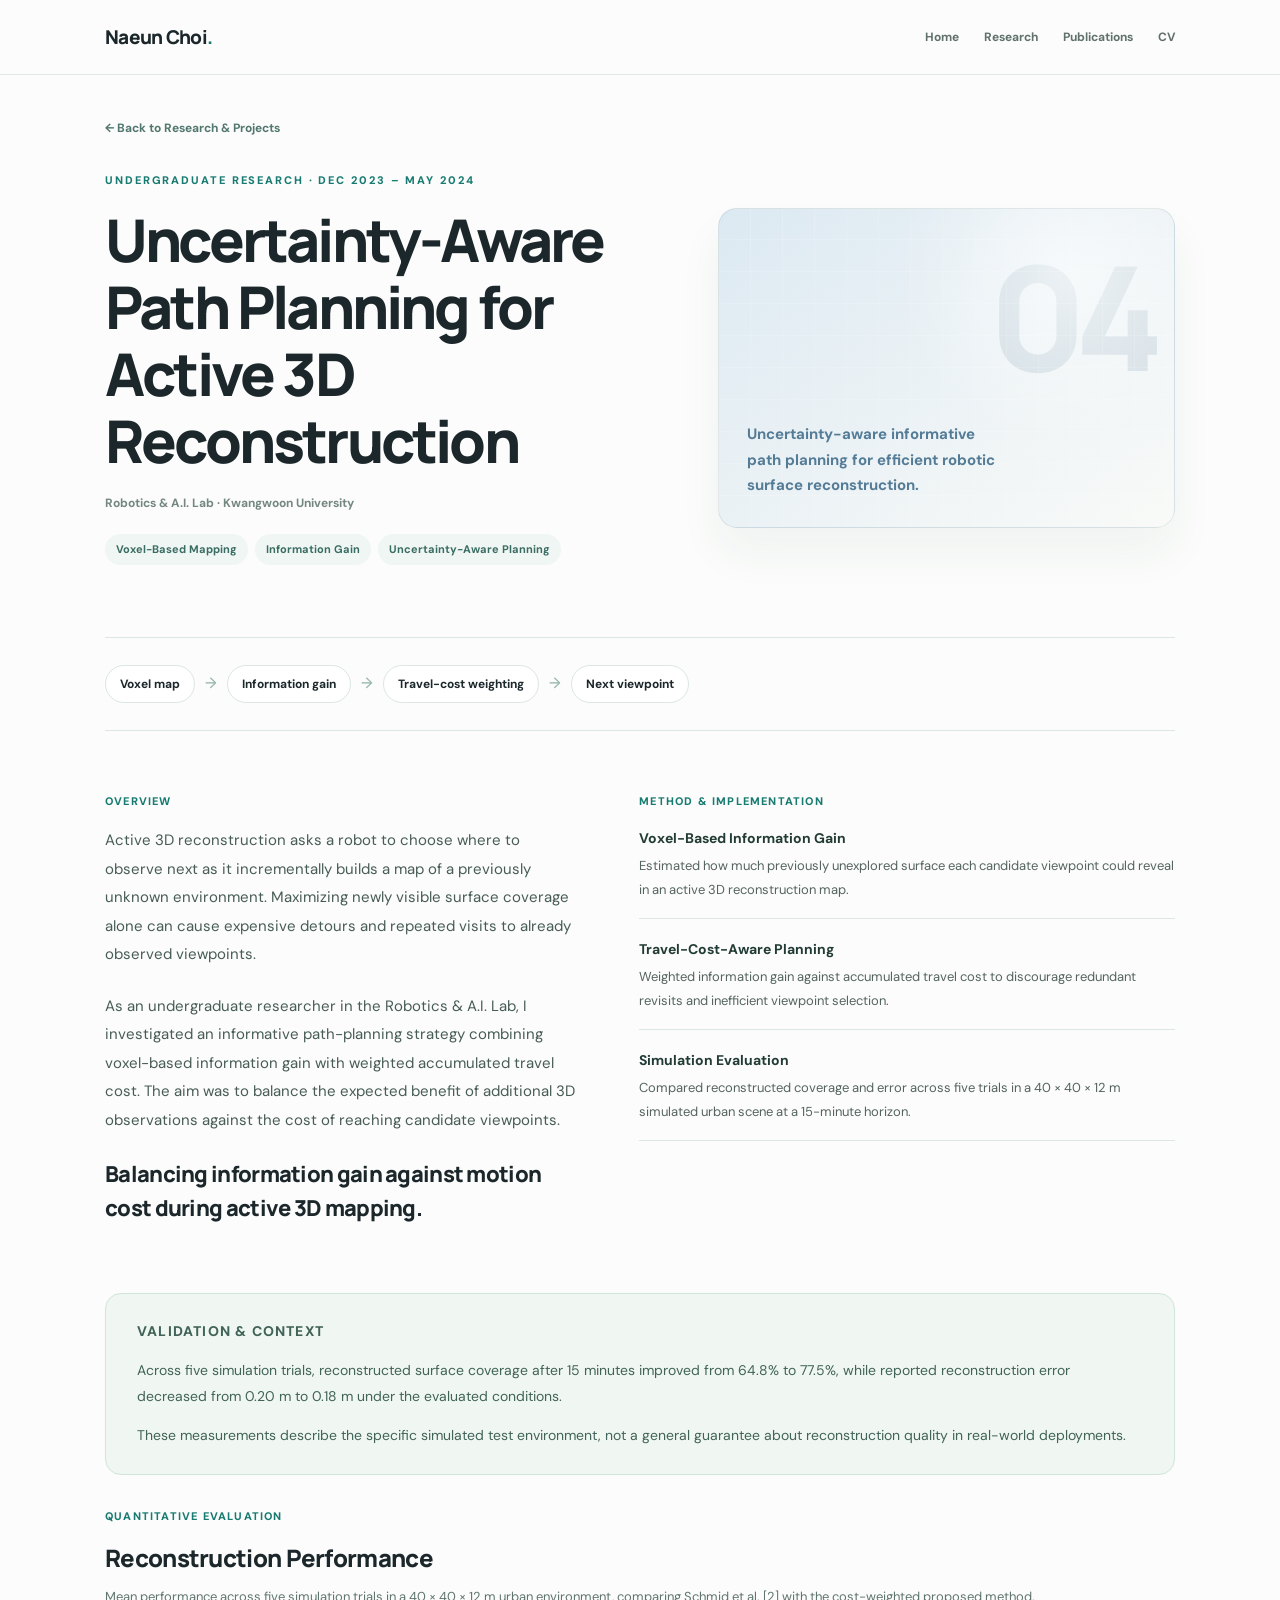
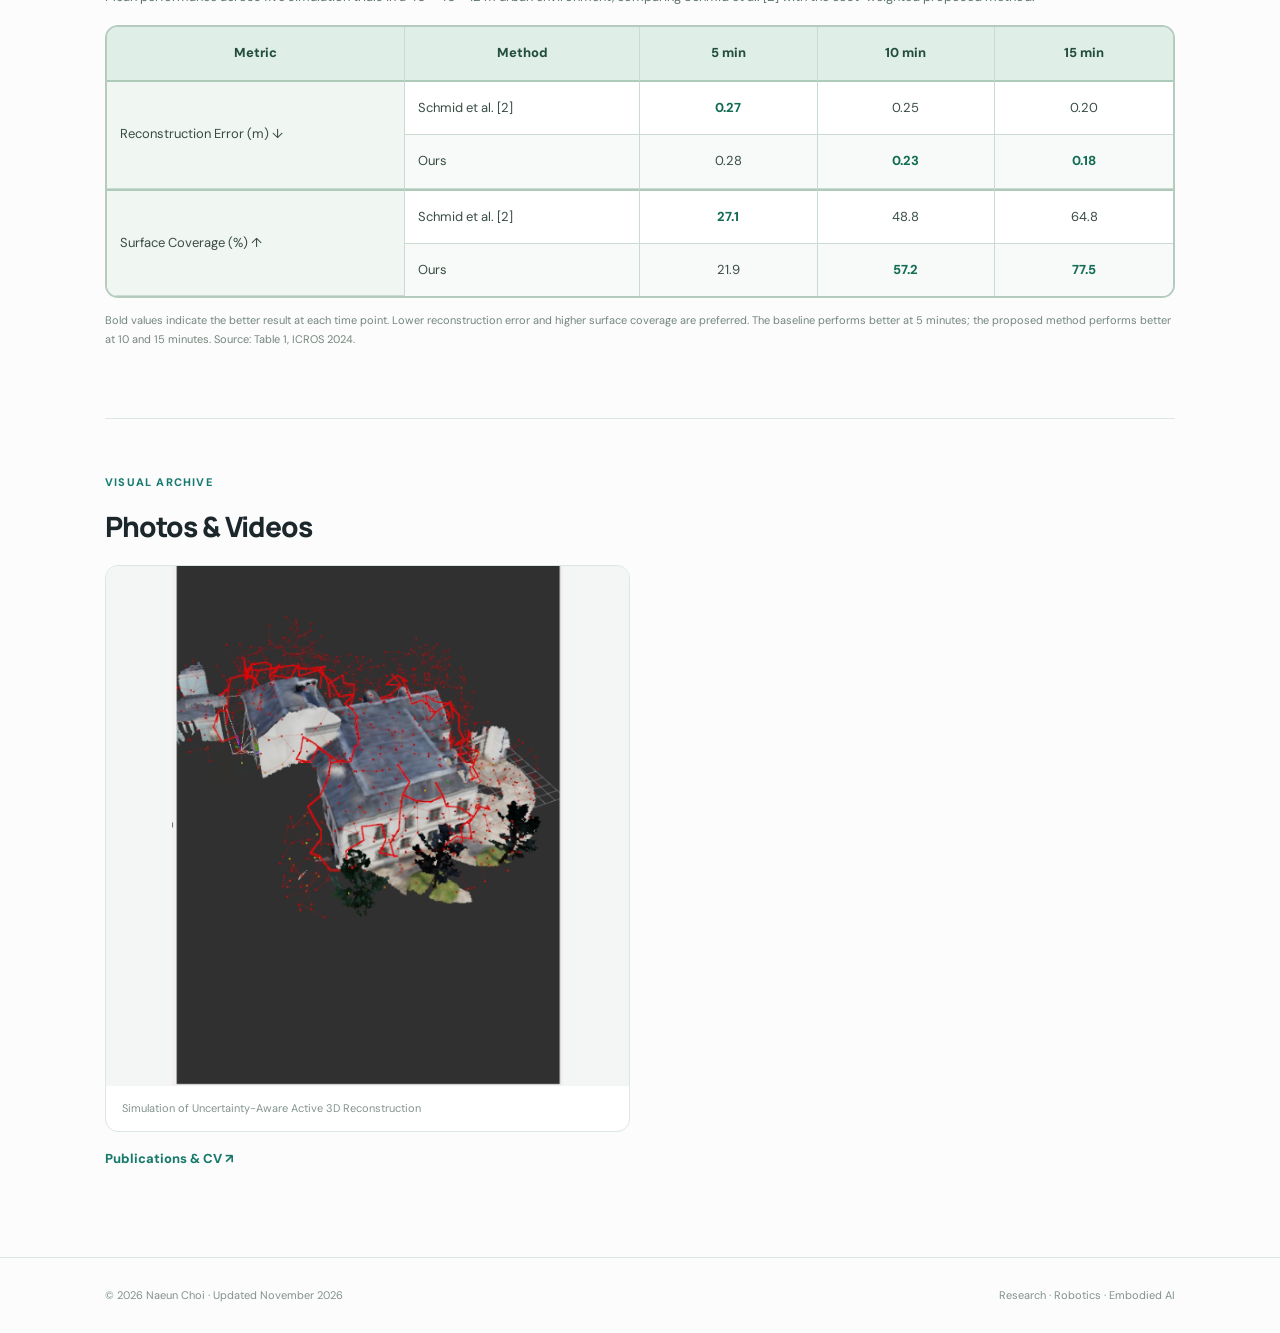
<file: projects/recon.html>
<!DOCTYPE html><html lang="en"><head><meta charset="utf-8"><meta name="viewport" content="width=device-width, initial-scale=1"><meta name="description" content="Uncertainty-aware informative path planning for efficient robotic surface reconstruction."><title>Uncertainty-Aware Path Planning for Active 3D Reconstruction — Naeun Choi</title><link rel="stylesheet" href="style.css"></head>
<body style="--light:#dce9f2;--dark:#547c97">
<header class="top"><div class="shell nav"><a class="brand" href="../index.html#home">Naeun Choi<span>.</span></a><nav class="navlinks"><a href="../index.html#home">Home</a><a href="../index.html#research">Research</a><a href="../index.html#publications">Publications</a><a href="../index.html#cv">CV</a></nav></div></header>
<main class="shell"><a class="back" href="../index.html#research">← Back to Research &amp; Projects</a>
<section class="page-hero"><div><p class="eyebrow">UNDERGRADUATE RESEARCH · DEC 2023 – MAY 2024</p><h1>Uncertainty-Aware Path Planning for Active 3D Reconstruction</h1><p class="lab">Robotics &amp; A.I. Lab · Kwangwoon University</p><div class="tags"><span class="tag">Voxel-Based Mapping</span><span class="tag">Information Gain</span><span class="tag">Uncertainty-Aware Planning</span></div></div><div class="heroart"><span class="big-no">04</span><div class="artcopy">Uncertainty-aware informative path planning for efficient robotic surface reconstruction.</div></div></section>
<div class="flow"><span>Voxel map</span><b>→</b><span>Information gain</span><b>→</b><span>Travel-cost weighting</span><b>→</b><span>Next viewpoint</span></div>
<section class="main-grid"><div><p class="sectionlabel">Overview</p><p class="body-copy">Active 3D reconstruction asks a robot to choose where to observe next as it incrementally builds a map of a previously unknown environment. Maximizing newly visible surface coverage alone can cause expensive detours and repeated visits to already observed viewpoints.</p><p class="body-copy">As an undergraduate researcher in the Robotics &amp; A.I. Lab, I investigated an informative path-planning strategy combining voxel-based information gain with weighted accumulated travel cost. The aim was to balance the expected benefit of additional 3D observations against the cost of reaching candidate viewpoints.</p><p class="keyline">Balancing information gain against motion cost during active 3D mapping.</p></div><div><p class="sectionlabel">Method &amp; Implementation</p><ul class="worklist"><li><strong>Voxel-Based Information Gain</strong>Estimated how much previously unexplored surface each candidate viewpoint could reveal in an active 3D reconstruction map.</li><li><strong>Travel-Cost-Aware Planning</strong>Weighted information gain against accumulated travel cost to discourage redundant revisits and inefficient viewpoint selection.</li><li><strong>Simulation Evaluation</strong>Compared reconstructed coverage and error across five trials in a 40 × 40 × 12 m simulated urban scene at a 15-minute horizon.</li></ul></div></section><section class="results"><p class="sectionlabel">Validation &amp; Context</p><p>Across five simulation trials, reconstructed surface coverage after 15 minutes improved from 64.8% to 77.5%, while reported reconstruction error decreased from 0.20 m to 0.18 m under the evaluated conditions.</p><p>These measurements describe the specific simulated test environment, not a general guarantee about reconstruction quality in real-world deployments.</p></section>
<section class="evaluation-section" aria-labelledby="recon-evaluation-title">
  <div class="sectionhead"><div><p class="sectionlabel">Quantitative Evaluation</p><h2 id="recon-evaluation-title">Reconstruction Performance</h2></div></div>
  <p class="evaluation-context">Mean performance across five simulation trials in a 40 × 40 × 12 m urban environment, comparing Schmid et al. [2] with the cost-weighted proposed method.</p>
  <div class="evaluation-scroll">
    <table class="performance-table">
      <thead><tr><th scope="col">Metric</th><th scope="col">Method</th><th scope="col">5 min</th><th scope="col">10 min</th><th scope="col">15 min</th></tr></thead>
      <tbody>
        <tr><th scope="rowgroup" rowspan="2">Reconstruction Error (m) ↓</th><th scope="row">Schmid et al. [2]</th><td><strong>0.27</strong></td><td>0.25</td><td>0.20</td></tr>
        <tr><th scope="row">Ours</th><td>0.28</td><td><strong>0.23</strong></td><td><strong>0.18</strong></td></tr>
        <tr><th scope="rowgroup" rowspan="2">Surface Coverage (%) ↑</th><th scope="row">Schmid et al. [2]</th><td><strong>27.1</strong></td><td>48.8</td><td>64.8</td></tr>
        <tr><th scope="row">Ours</th><td>21.9</td><td><strong>57.2</strong></td><td><strong>77.5</strong></td></tr>
      </tbody>
    </table>
  </div>
  <p class="evaluation-note">Bold values indicate the better result at each time point. Lower reconstruction error and higher surface coverage are preferred. The baseline performs better at 5 minutes; the proposed method performs better at 10 and 15 minutes. Source: Table 1, ICROS 2024.</p>
</section>
<section class="gallery-section" id="media"><div class="sectionhead"><div><p class="sectionlabel">Visual Archive</p><h2>Photos &amp; Videos</h2></div></div><div class="media-grid" id="media-grid"><div class="empty-media" id="empty"><svg xmlns="http://www.w3.org/2000/svg" fill="none" stroke-width="1.8" viewBox="0 0 24 24"><rect x="3" y="3" width="18" height="18" rx="3"/><circle cx="8.5" cy="8.5" r="1.5"/><path d="m5 17 5-5 3 3 3-3 3 4"/></svg><strong>Media Will Appear Here</strong><p>Experiment photos and videos will be added as they become available.</p></div></div><a class="resource-link" href="../index.html#publications">Publications &amp; CV ↗</a></section>
</main><footer class="footer"><div class="shell foot"><span>© 2026 Naeun Choi · Updated November 2026</span><span>Research · Robotics · Embodied AI</span></div></footer>
<script src="../assets/media-gallery.js"></script>
<script>
const mediaId='recon';
const grid=document.getElementById('media-grid');
async function loadGallery(){
 const media=await window.NaeunMedia.list(mediaId,'../assets/media/');
 if(!media.length)return;
 grid.replaceChildren();
 media.forEach((item,index)=>{
  const f=document.createElement('figure');
  f.className='media-figure';
  const el=document.createElement(item.kind==='video'?'video':'img');
  el.src=item.src;
  if(item.kind==='video'){el.controls=true;el.preload='metadata';el.playsInline=true;}
  else{el.alt=item.caption||('Photo '+(index+1));el.loading='lazy';}
  const caption=document.createElement('figcaption');
  caption.textContent=item.caption;
  f.append(el,caption);grid.append(f);
 });
}
loadGallery();
</script></body></html>
</file>
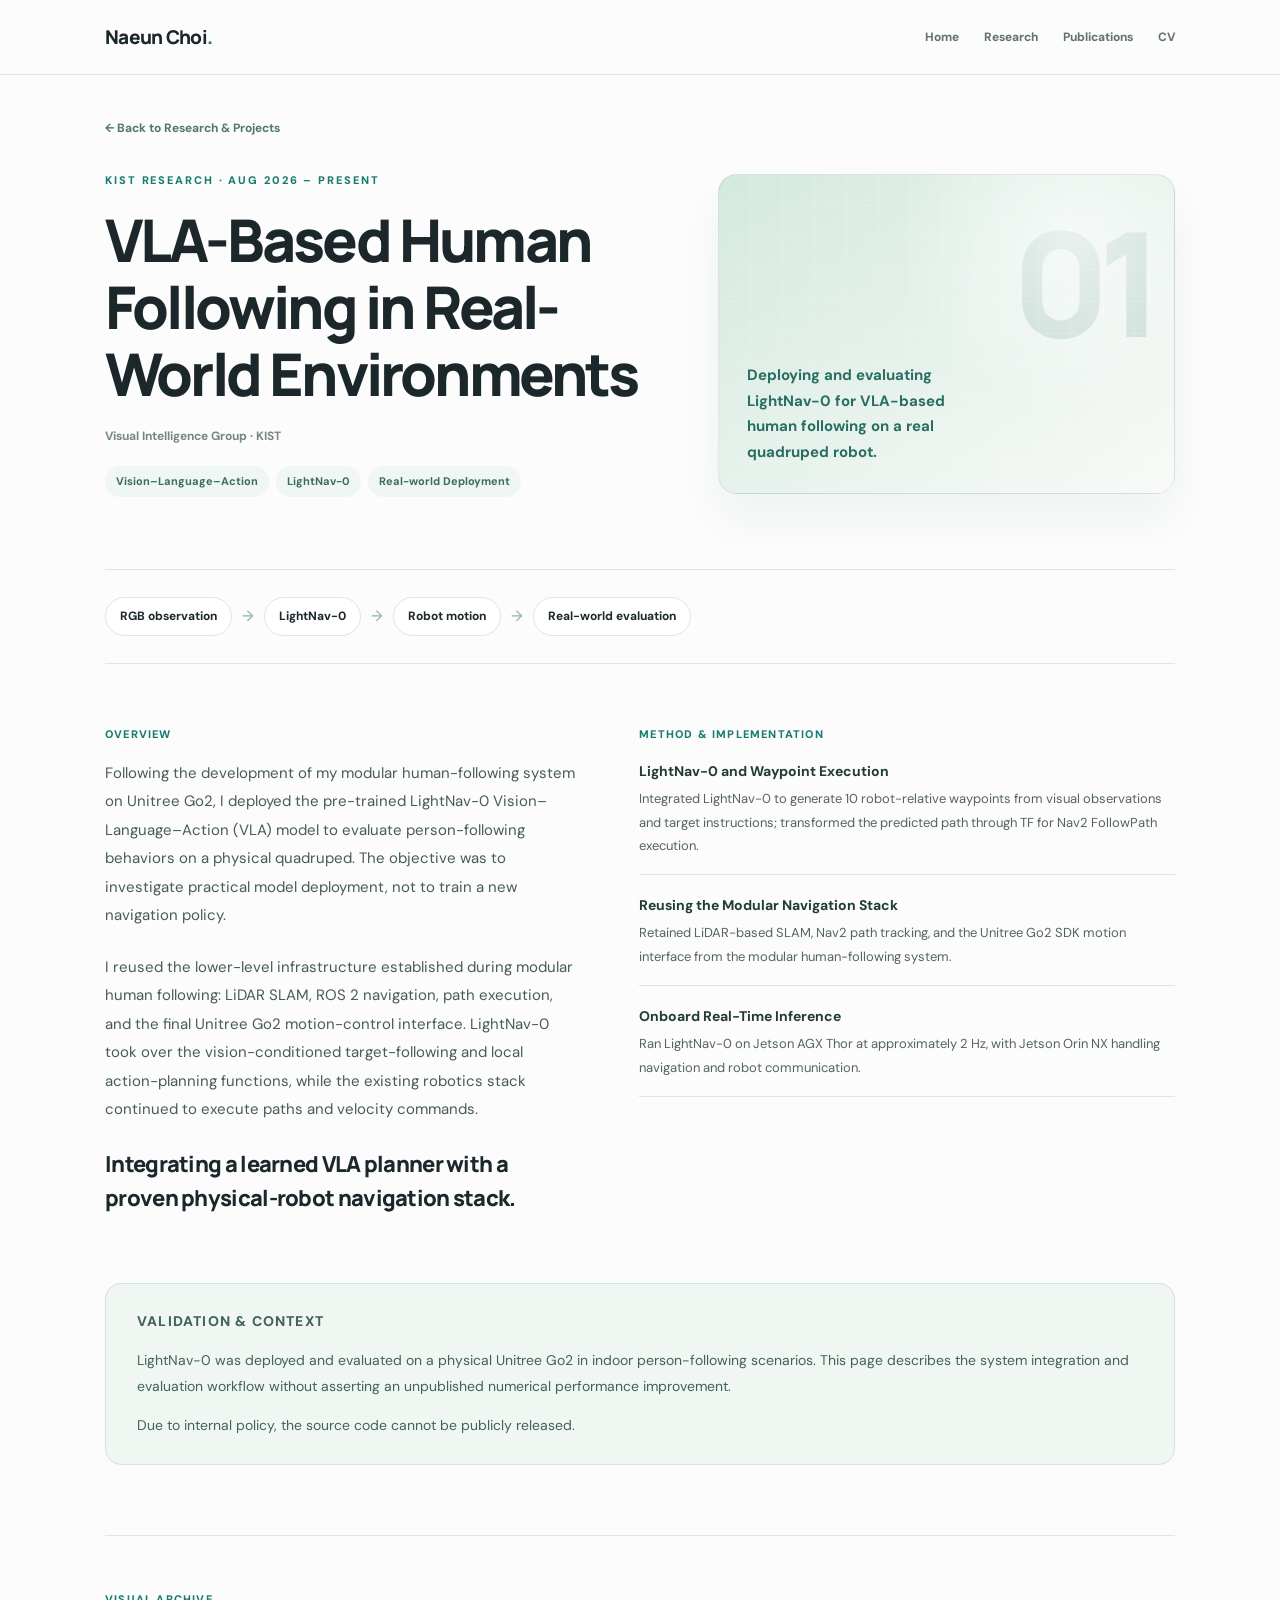
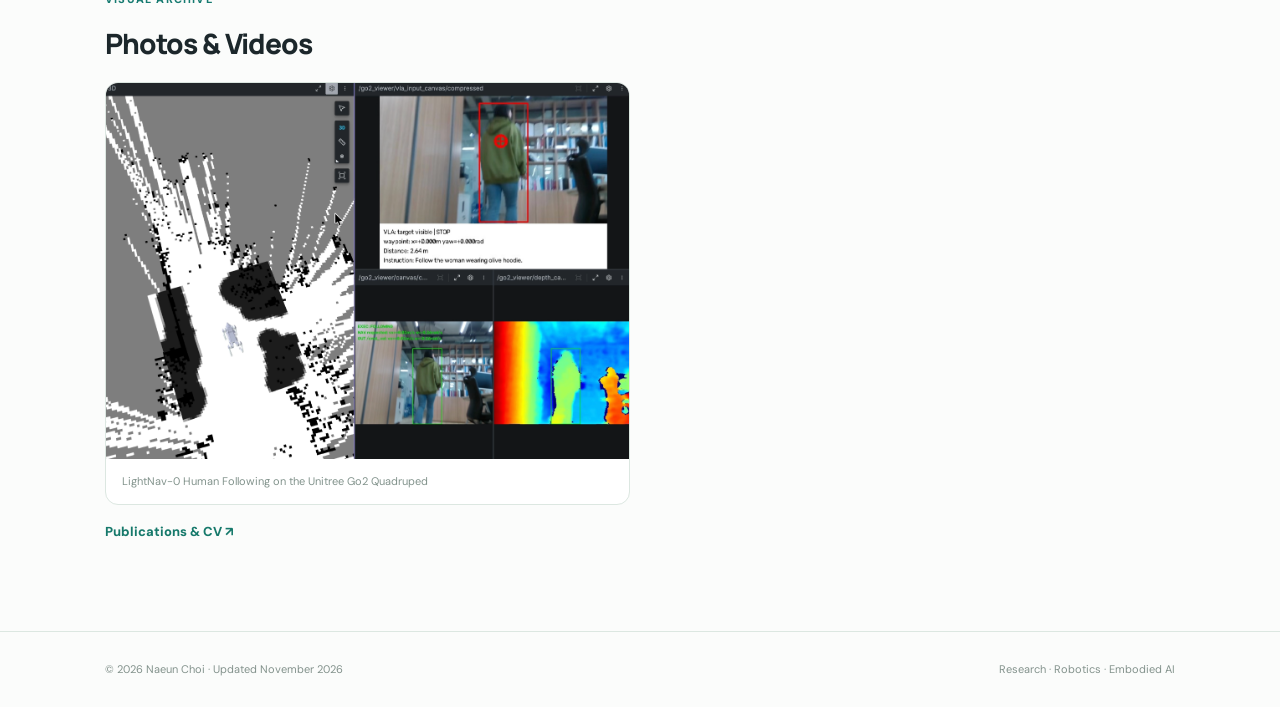
<file: projects/vla.html>
<!DOCTYPE html><html lang="en"><head><meta charset="utf-8"><meta name="viewport" content="width=device-width, initial-scale=1"><meta name="description" content="Deploying and evaluating LightNav-0 for VLA-based human following on a real quadruped robot."><title>VLA-Based Human Following in Real-World Environments — Naeun Choi</title><link rel="stylesheet" href="style.css"></head>
<body style="--light:#d4e9df;--dark:#286e62">
<header class="top"><div class="shell nav"><a class="brand" href="../index.html#home">Naeun Choi<span>.</span></a><nav class="navlinks"><a href="../index.html#home">Home</a><a href="../index.html#research">Research</a><a href="../index.html#publications">Publications</a><a href="../index.html#cv">CV</a></nav></div></header>
<main class="shell"><a class="back" href="../index.html#research">← Back to Research &amp; Projects</a>
<section class="page-hero"><div><p class="eyebrow">KIST RESEARCH · AUG 2026 – PRESENT</p><h1>VLA-Based Human Following in Real-World Environments</h1><p class="lab">Visual Intelligence Group · KIST</p><div class="tags"><span class="tag">Vision–Language–Action</span><span class="tag">LightNav-0</span><span class="tag">Real-world Deployment</span></div></div><div class="heroart"><span class="big-no">01</span><div class="artcopy">Deploying and evaluating LightNav-0 for VLA-based human following on a real quadruped robot.</div></div></section>
<div class="flow"><span>RGB observation</span><b>→</b><span>LightNav-0</span><b>→</b><span>Robot motion</span><b>→</b><span>Real-world evaluation</span></div>
<section class="main-grid">
<div><p class="sectionlabel">Overview</p>
<p class="body-copy">Following the development of my modular human-following system on Unitree Go2, I deployed the pre-trained LightNav-0 Vision–Language–Action (VLA) model to evaluate person-following behaviors on a physical quadruped. The objective was to investigate practical model deployment, not to train a new navigation policy.</p>
<p class="body-copy">I reused the lower-level infrastructure established during modular human following: LiDAR SLAM, ROS 2 navigation, path execution, and the final Unitree Go2 motion-control interface. LightNav-0 took over the vision-conditioned target-following and local action-planning functions, while the existing robotics stack continued to execute paths and velocity commands.</p>
<p class="keyline">Integrating a learned VLA planner with a proven physical-robot navigation stack.</p></div>
<div><p class="sectionlabel">Method &amp; Implementation</p><ul class="worklist"><li><strong>LightNav-0 and Waypoint Execution</strong>Integrated LightNav-0 to generate 10 robot-relative waypoints from visual observations and target instructions; transformed the predicted path through TF for Nav2 FollowPath execution.</li><li><strong>Reusing the Modular Navigation Stack</strong>Retained LiDAR-based SLAM, Nav2 path tracking, and the Unitree Go2 SDK motion interface from the modular human-following system.</li><li><strong>Onboard Real-Time Inference</strong>Ran LightNav-0 on Jetson AGX Thor at approximately 2 Hz, with Jetson Orin NX handling navigation and robot communication.</li></ul></div></section>
<section class="results"><p class="sectionlabel">Validation &amp; Context</p>
<p>LightNav-0 was deployed and evaluated on a physical Unitree Go2 in indoor person-following scenarios. This page describes the system integration and evaluation workflow without asserting an unpublished numerical performance improvement.</p>
<p>Due to internal policy, the source code cannot be publicly released.</p>
</section>
<section class="gallery-section" id="media"><div class="sectionhead"><div><p class="sectionlabel">Visual Archive</p><h2>Photos &amp; Videos</h2></div></div><div class="media-grid" id="media-grid"><div class="empty-media" id="empty"><svg xmlns="http://www.w3.org/2000/svg" fill="none" stroke-width="1.8" viewBox="0 0 24 24"><rect x="3" y="3" width="18" height="18" rx="3"/><circle cx="8.5" cy="8.5" r="1.5"/><path d="m5 17 5-5 3 3 3-3 3 4"/></svg><strong>Media Will Appear Here</strong><p>Experiment photos and videos will be added as they become available.</p></div></div><a class="resource-link" href="../index.html#publications">Publications &amp; CV ↗</a></section>
</main><footer class="footer"><div class="shell foot"><span>© 2026 Naeun Choi · Updated November 2026</span><span>Research · Robotics · Embodied AI</span></div></footer>
<script src="../assets/media-gallery.js"></script>
<script>
const mediaId='vla';
const grid=document.getElementById('media-grid');
async function loadGallery(){
 const media=await window.NaeunMedia.list(mediaId,'../assets/media/');
 if(!media.length)return;
 grid.replaceChildren();
 media.forEach((item,index)=>{
  const f=document.createElement('figure');
  f.className='media-figure';
  const el=document.createElement(item.kind==='video'?'video':'img');
  el.src=item.src;
  if(item.kind==='video'){el.controls=true;el.preload='metadata';el.playsInline=true;}
  else{el.alt=item.caption||('Photo '+(index+1));el.loading='lazy';}
  const caption=document.createElement('figcaption');
  caption.textContent=item.caption;
  f.append(el,caption);grid.append(f);
 });
}
loadGallery();
</script></body></html>
</file>
<file: projects/style.css>
@import url('https://fonts.googleapis.com/css2?family=DM+Sans:wght@400;500;600;700&family=Manrope:wght@400;500;600;700;800&display=swap');
:root{--ink:#1c272b;--muted:#657570;--line:#dce7e1;--accent:#177b71;--bg:#fbfcfb;--soft:#eff5f2}
*{box-sizing:border-box}html{scroll-behavior:smooth}body{margin:0;background:var(--bg);color:var(--ink);font:15px/1.72 'DM Sans',Arial,sans-serif;-webkit-font-smoothing:antialiased}
a{color:inherit;text-decoration:none}a:focus-visible{outline:3px solid #52bca5;outline-offset:3px}.shell{max-width:1070px;margin:auto;width:calc(100% - 76px)}
.top{position:sticky;z-index:10;top:0;height:75px;border-bottom:1px solid #e0e8e4;display:flex;align-items:center;background:#fbfcfbea;backdrop-filter:blur(14px)}.nav{display:flex;align-items:center;justify-content:space-between;gap:22px}.brand{font:800 19px Manrope,sans-serif;letter-spacing:-.7px}.brand span{color:var(--accent)}.navlinks{display:flex;gap:25px;color:#60716c;font-size:12px;font-weight:700}.navlinks a:hover,.back:hover{color:#168673}
.back{display:inline-flex;align-items:center;gap:8px;color:#52776e;font-weight:700;font-size:12px;margin:43px 0 20px}.page-hero{display:grid;grid-template-columns:1.15fr .95fr;gap:60px;align-items:center;padding:12px 0 72px}.eyebrow{color:var(--accent);font-size:11px;letter-spacing:1.9px;font-weight:800;text-transform:uppercase;margin:0 0 16px}.page-hero h1{font:800 clamp(38px,4.6vw,59px)/1.14 Manrope,sans-serif;letter-spacing:-2.8px;margin:0 0 19px}.lede{font-size:17px;line-height:1.65;color:#526761;margin:0 0 20px}.lab{font-weight:700;font-size:12px;color:#748781}.tags{display:flex;flex-wrap:wrap;gap:7px;margin:20px 0 0}.tag{background:#f0f6f3;border-radius:30px;padding:6px 11px;font-size:11px;color:#396c62;font-weight:700}
.heroart{height:320px;position:relative;overflow:hidden;display:grid;align-items:end;padding:28px;border-radius:19px;background:linear-gradient(145deg,var(--light),#f9faf8);border:1px solid rgba(40,85,78,.1);box-shadow:0 25px 45px #214d3a0d}.heroart:after{content:'';position:absolute;inset:0;background:radial-gradient(circle at 77% 20%,#ffffff96 2%,transparent 40%),repeating-linear-gradient(0deg,transparent 0,transparent 31px,#ffffff50 32px),repeating-linear-gradient(90deg,transparent 0,transparent 31px,#ffffff50 32px)}.big-no{position:absolute;top:7px;right:22px;opacity:.18;color:var(--dark);font:800 145px Manrope,sans-serif;letter-spacing:-12px}.artcopy{position:relative;z-index:1;color:var(--dark);max-width:250px;font-weight:700;line-height:1.7}.flow{border-top:1px solid var(--line);border-bottom:1px solid var(--line);padding:27px 0;display:flex;gap:10px;align-items:center;flex-wrap:wrap}.flow span{background:white;border:1px solid var(--line);padding:8px 14px;border-radius:30px;font-size:12px;font-weight:700}.flow b{color:#9cb8ac;font-size:15px;font-weight:500}
.main-grid{display:grid;grid-template-columns:1fr 1.13fr;gap:60px;padding:61px 0 38px}.sectionlabel{font-weight:800;text-transform:uppercase;letter-spacing:1.2px;font-size:11px;color:var(--accent);margin:0 0 15px}.body-copy{font-size:15px;color:#485c56;line-height:1.9;margin:0 0 23px}.keyline{font-weight:800;line-height:1.55;font-family:Manrope,sans-serif;font-size:22px;letter-spacing:-.7px}.worklist{margin:0;padding:0;list-style:none}.worklist li{border-bottom:1px solid var(--line);padding:0 0 17px;margin-bottom:18px;color:#55645f;font-size:13px;line-height:1.8}.worklist strong{display:block;color:#223c35;font-size:14px;margin:0 0 3px}.results{margin:8px 0 70px;border-radius:16px;border:1px solid #d0e4d9;background:#f0f7f2;padding:25px 31px}.results p{margin:0 0 13px;color:#416359;font-size:14px;line-height:1.85}.results p:last-child{margin-bottom:0}.gallery-section{border-top:1px solid var(--line);padding:54px 0 86px}.sectionhead{display:flex;justify-content:space-between;align-items:end;gap:15px;margin:0 0 20px}.sectionhead h2{font:800 28px Manrope,sans-serif;letter-spacing:-1px;margin:0}.helper{font-size:12px;color:#8da09b}.media-grid{display:grid;grid-template-columns:repeat(2,minmax(0,1fr));gap:20px}.media-figure{margin:0;background:white;border:1px solid var(--line);border-radius:13px;overflow:hidden}.media-figure img,.media-figure video{display:block;width:100%;height:auto;max-height:520px;object-fit:contain;background:#f3f6f4}.media-figure figcaption{font-size:11px;color:#82938c;padding:13px 16px}.empty-media{grid-column:1/-1;min-height:205px;display:flex;flex-direction:column;align-items:center;justify-content:center;text-align:center;gap:10px;border:1px dashed #b5cfc2;background:#f7faf7;border-radius:15px;color:#7c9b8e}.empty-media svg{height:30px;stroke:#779f92}.empty-media strong{font-size:13px;color:#66887b}.empty-media p{font-size:12px;max-width:380px;line-height:1.8;margin:0 20px}.resource-link{display:inline-flex;align-items:center;gap:8px;color:#16796b;font-weight:800;font-size:13px;margin-top:16px}.footer{border-top:1px solid var(--line);padding:28px 0;color:#83928c;font-size:11px}.foot{display:flex;justify-content:space-between;gap:15px}
@media(max-width:820px){.shell{width:calc(100% - 44px)}.page-hero{gap:25px;grid-template-columns:1.1fr .9fr}.heroart{height:290px}.main-grid{gap:40px}.page-hero h1{font-size:41px}.navlinks{gap:14px}}
@media(max-width:650px){.top{height:64px}.shell{width:calc(100% - 34px)}.navlinks{font-size:11px;gap:11px}.navlinks a:nth-child(2){display:none}.back{margin:27px 0 18px}.page-hero{grid-template-columns:1fr;gap:28px;padding:4px 0 42px}.page-hero h1{font-size:38px;letter-spacing:-1.7px}.lede{font-size:15px}.heroart{height:220px}.big-no{font-size:115px}.main-grid{grid-template-columns:1fr;gap:26px;padding:43px 0 28px}.flow{gap:8px}.flow span{padding:6px 10px}.results{padding:23px 21px;margin-bottom:43px}.gallery-section{padding:42px 0 65px}.media-grid{grid-template-columns:1fr}.foot{flex-direction:column}}

/* Row-major galleries: item 1 and 2 appear side by side before item 3.
   Each figure keeps its natural height instead of stretching to fill its grid row. */
.media-grid{
  display:grid;
  grid-template-columns:repeat(2,minmax(0,1fr));
  grid-auto-flow:row;
  align-items:start;
  gap:20px;
  column-gap:20px;
}
.media-grid .media-figure{
  display:block;
  min-width:0;
  width:100%;
  height:auto;
  align-self:start;
  margin:0;
  break-inside:auto;
}
.media-grid .media-figure img,
.media-grid .media-figure video{
  display:block;
  width:100%;
  height:auto;
  max-height:520px;
  object-fit:contain;
}
.media-grid .empty-media{grid-column:1/-1}
@media(max-width:650px){.media-grid{grid-template-columns:minmax(0,1fr);gap:17px}}

/* Paper-derived evaluation table in the Active 3D Reconstruction description. */
.evaluation-section{margin:-38px 0 68px}
.evaluation-section .sectionhead{margin-bottom:12px}
.evaluation-section .sectionhead h2{font-size:24px;letter-spacing:-.7px}
.evaluation-context,.evaluation-note{font-size:13px;color:#60756e;line-height:1.75;margin:0 0 17px}
.evaluation-note{font-size:11px;color:#73867d;margin:13px 0 0}
.evaluation-scroll{max-width:100%;overflow-x:auto;border:2px solid #b6cbc0;border-radius:13px;background:#fff}
.performance-table{
  border-collapse:separate;
  border-spacing:0;
  table-layout:fixed;
  width:100%;
  min-width:580px;
  font-size:13px;
  font-variant-numeric:tabular-nums;
}
.performance-table th,.performance-table td{
  padding:15px 13px;
  border-right:1px solid #cbdad2;
  border-bottom:1px solid #cbdad2;
  text-align:center;
  vertical-align:middle;
  background:#fff;
  color:#384c42;
  font-weight:400;
}
.performance-table tr>*:last-child{border-right:0}
.performance-table tbody tr:last-child>*{border-bottom:0}
.performance-table thead th{
  background:#dfeee6;
  color:#234e3e;
  font-weight:800;
  border-bottom:2px solid #aecbb9;
}
.performance-table th:first-child{width:28%}
.performance-table th:nth-child(2){width:22%}
.performance-table thead th:nth-child(n+3){width:16.666%}
.performance-table tbody th[scope="rowgroup"]{
  text-align:left;
  background:#f0f6f2;
  font-weight:400;
}
.performance-table tbody th[scope="row"]{text-align:left;font-weight:400}
.performance-table tbody tr:nth-child(even) th[scope="row"],
.performance-table tbody tr:nth-child(even) td{background:#f7faf8}
.performance-table tbody tr:nth-child(3)>*{border-top:2px solid #aecbb9}
.performance-table tbody strong{color:#136c54;font-weight:800}

/* Door-opening gallery is grouped by task while preserving variable image heights. */
.door-category{margin:29px 0 37px}
.door-category[hidden]{display:none}
.door-category-title{font:800 17px/1.45 Manrope,sans-serif;letter-spacing:-.4px;color:#334e44;margin:0 0 19px;padding-bottom:12px;border-bottom:1px solid var(--line)}
.door-category .media-grid{margin:0}
.door-category .media-figure{margin:0}
@media(max-width:650px){.evaluation-section{margin:-5px 0 43px}.evaluation-section .sectionhead h2{font-size:21px}.door-category{margin:23px 0 32px}}
</file>
